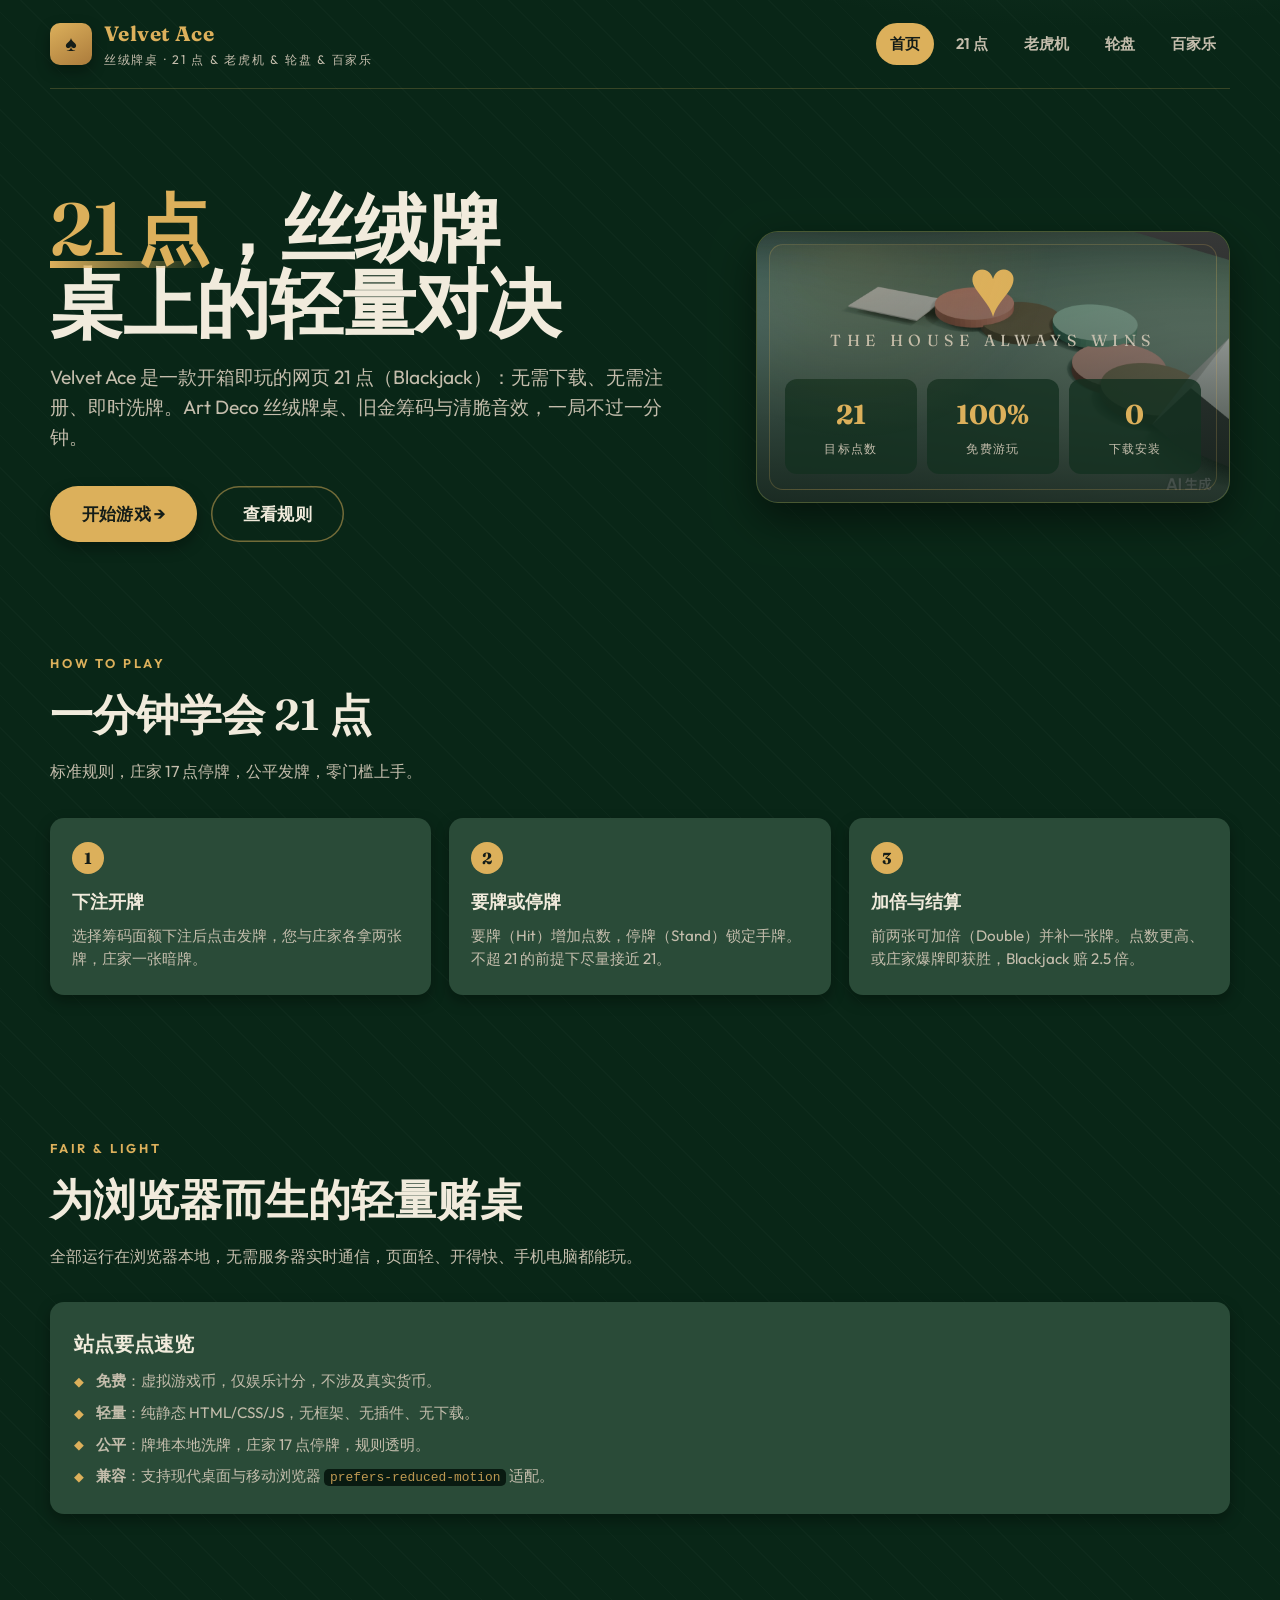
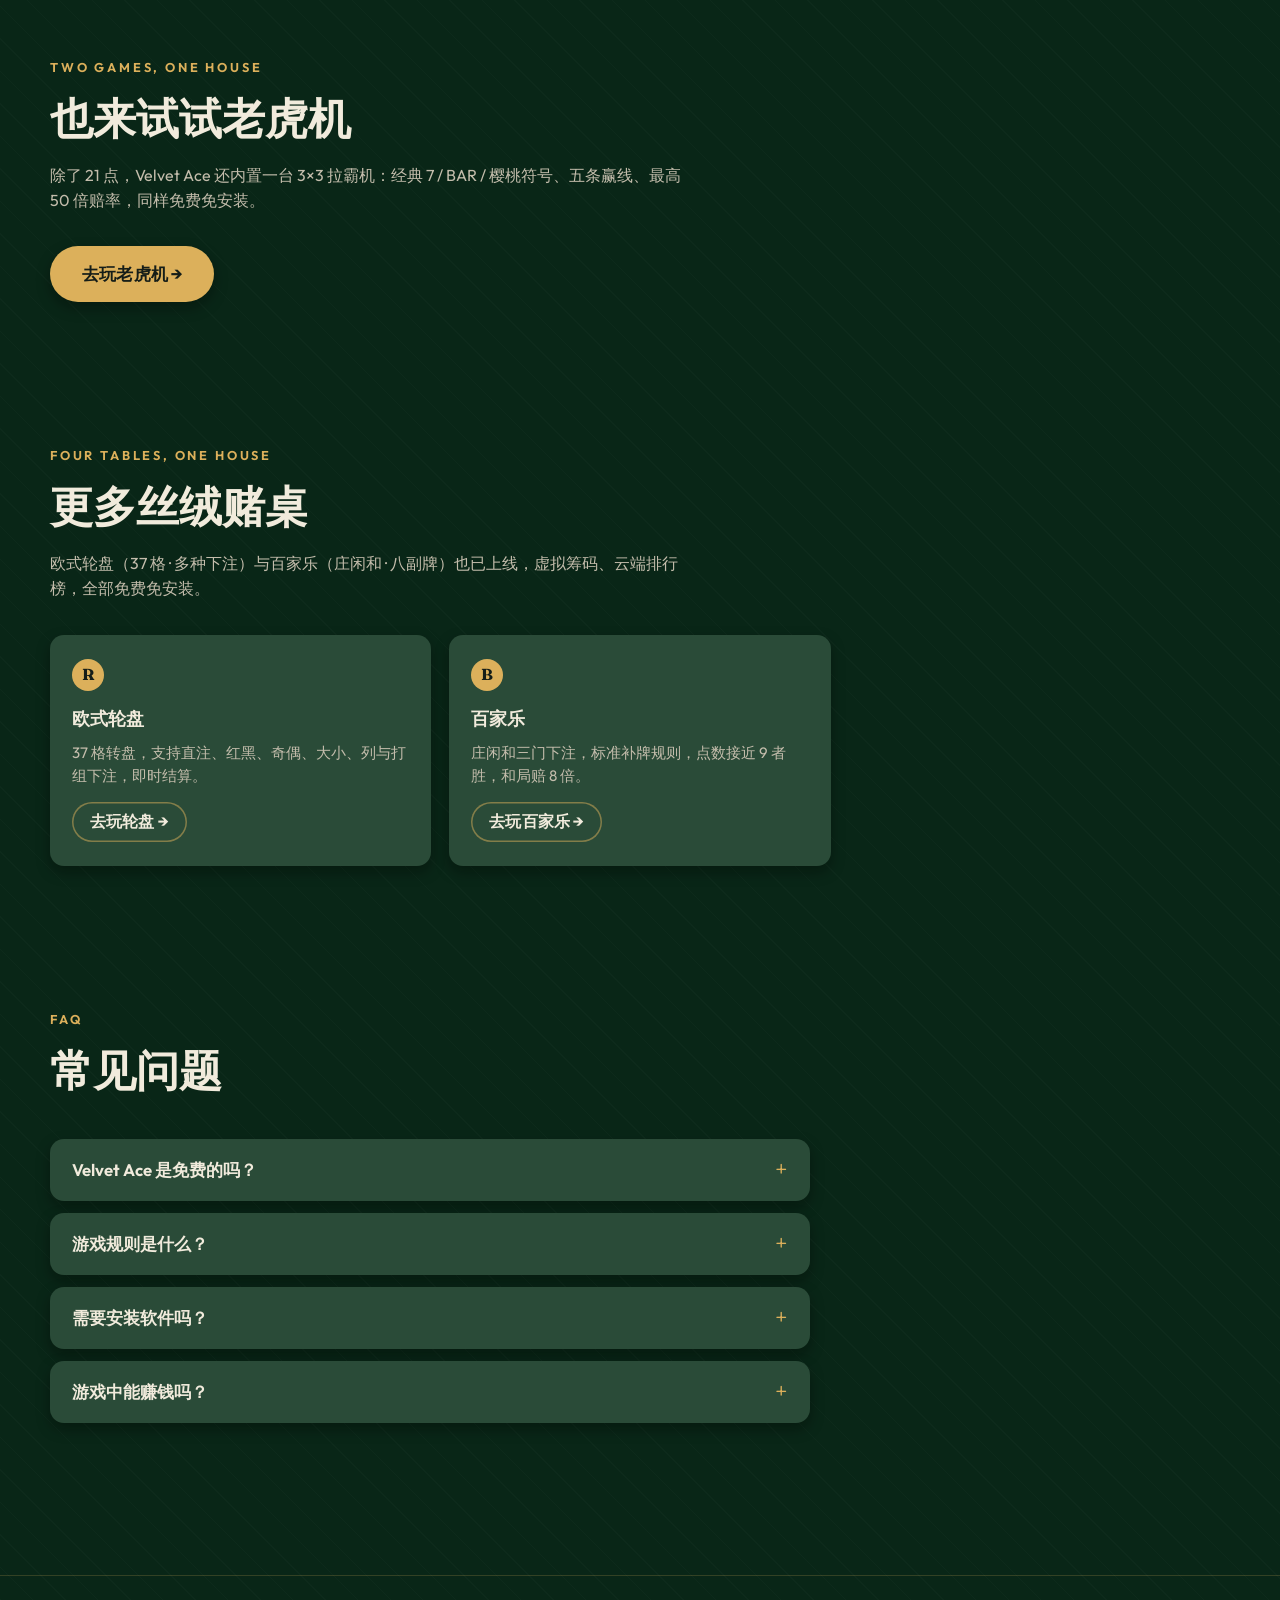
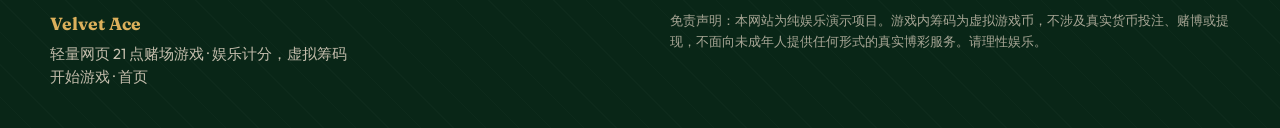
<file: index.html>
<!DOCTYPE html>
<html lang="zh-CN">
<head>
  <meta charset="UTF-8">
  <meta name="viewport" content="width=device-width, initial-scale=1.0">
  <title>Velvet Ace 扑克牌 21 点 — 轻量网页赌场游戏 | 在线 21 点 Blackjack 免费玩</title>
  <meta name="description" content="Velvet Ace 是一款轻量级网页 21 点（Blackjack）赌场游戏：免费在线开局、无需下载、即时洗牌，支持加倍下注与丝绒 Art Deco 牌桌体验。浏览器直接玩，站点规则清晰，公平发牌。">
  <meta name="keywords" content="21点,Blackjack,在线21点,网页游戏,免费赌场游戏,纸牌游戏,casino game,browser blackjack,velvet ace">
  <meta name="robots" content="index, follow, max-image-preview:large">
  <link rel="canonical" href="https://velvetace.example/">
  <meta name="theme-color" content="#20372b">

  <!-- Open Graph -->
  <meta property="og:type" content="website">
  <meta property="og:site_name" content="Velvet Ace">
  <meta property="og:title" content="Velvet Ace — 丝绒牌桌上的 21 点 Blackjack">
  <meta property="og:description" content="免费在线 21 点赌场游戏：无需下载、即时开局、加倍下注、公平发牌。Art Deco 丝绒牌桌，浏览器直接玩。">
  <meta property="og:url" content="https://velvetace.example/">
  <meta property="og:image" content="https://velvetace.example/assets/img/hero-cover.png">
  <meta property="og:image:width" content="1400">
  <meta property="og:image:height" content="800">
  <meta property="og:locale" content="zh_CN">

  <!-- Twitter -->
  <meta name="twitter:card" content="summary_large_image">
  <meta name="twitter:title" content="Velvet Ace — 轻量网页 21 点赌场游戏">
  <meta name="twitter:description" content="免费在线 21 点，无需下载，丝绒 Art Deco 牌桌，浏览器直接玩。">
  <meta name="twitter:image" content="https://velvetace.example/assets/img/og-cover.png">

  <link rel="icon" href="assets/img/icon-512.png" type="image/png">
  <link rel="apple-touch-icon" href="assets/img/icon-512.png">
  <link rel="manifest" href="manifest.webmanifest">
  <link rel="sitemap" href="sitemap.xml">

  <!-- Fonts -->
  <link rel="preconnect" href="https://fonts.googleapis.com">
  <link rel="preconnect" href="https://fonts.gstatic.com" crossorigin>
  <link rel="stylesheet" href="https://fonts.googleapis.com/css2?family=Fraunces:opsz,wght@9..144,500;9..144,600;9..144,700&family=Outfit:wght@400;500;600;700&display=swap">

  <link rel="stylesheet" href="assets/css/style.css">

  <!-- Structured data: VideoGame + WebSite + FAQPage -->
  <script type="application/ld+json">
  {
    "@context": "https://schema.org",
    "@type": "VideoGame",
    "name": "Velvet Ace — 21点 Blackjack",
    "alternateName": "Velvet Ace Blackjack",
    "url": "https://velvetace.example/",
    "description": "轻量级网页 21 点（Blackjack）赌场游戏：免费在线开局、无需下载、公平发牌、支持加倍下注。Art Deco 丝绒牌桌风格，浏览器直接游玩。",
    "applicationCategory": "GameApplication",
    "operatingSystem": "Any",
    "browserRequirements": "Requires JavaScript",
    "genre": "card game casino",
    "playMode": "SinglePlayer",
    "inLanguage": "zh-CN",
    "offers": { "@type": "Offer", "price": "0", "priceCurrency": "CNY", "availability": "https://schema.org/InStock" },
    "publisher": {
      "@type": "Organization",
      "name": "Velvet Ace",
      "url": "https://velvetace.example/",
      "logo": { "@type": "ImageObject", "url": "https://velvetace.example/assets/img/icon-512.png" }
    }
  }
  </script>
  <script type="application/ld+json">
  {
    "@context": "https://schema.org",
    "@type": "WebSite",
    "name": "Velvet Ace",
    "alternateName": "Velvet Ace Casino Web Game",
    "url": "https://velvetace.example/",
    "inLanguage": "zh-CN",
    "publisher": { "@type": "Organization", "name": "Velvet Ace", "url": "https://velvetace.example/" },
    "potentialAction": {
      "@type": "SearchAction",
      "target": "https://velvetace.example/?q={search_term_string}",
      "query-input": "required name=search_term_string"
    }
  }
  </script>
  <script type="application/ld+json">
  {
    "@context": "https://schema.org",
    "@type": "FAQPage",
    "mainEntity": [
      {
        "@type": "Question",
        "name": "Velvet Ace 是免费的吗？",
        "acceptedAnswer": { "@type": "Answer", "text": "是的。Velvet Ace 完全免费，无需下载、无需注册即可在浏览器中游玩 21 点，局内筹码为虚拟游戏币。" }
      },
      {
        "@type": "Question",
        "name": "游戏规则是什么？",
        "acceptedAnswer": { "@type": "Answer", "text": "标准 21 点规则：目标手牌点数最接近且不超过 21。可要牌（Hit）、停牌（Stand）、加倍（Double）。庄家 17 点停牌，首轮两张开局。" }
      },
      {
        "@type": "Question",
        "name": "需要安装软件吗？",
        "acceptedAnswer": { "@type": "Answer", "text": "不需要。本游戏是纯 HTML/CSS/JavaScript 的轻量网页应用，打开浏览器即可直接游玩，适配手机与电脑。" }
      },
      {
        "@type": "Question",
        "name": "游戏中能赚钱吗？",
        "acceptedAnswer": { "@type": "Answer", "text": "不能。游戏内筹码为虚拟游戏币，不涉及任何真实货币投注或提现，仅作为娱乐计分。" }
      }
    ]
  }
  </script>
</head>
<body>
  <header class="site wrap">
    <a class="brand" href="index.html" aria-label="Velvet Ace 首页">
      <span class="mark">♠</span>
      <span><strong>Velvet Ace</strong><small>丝绒牌桌 · 21 点 &amp; 老虎机 &amp; 轮盘 &amp; 百家乐</small></span>
    </a>
    <nav class="site" aria-label="主导航">
      <a href="index.html" aria-current="page">首页</a>
      <a href="game.html">21 点</a>
      <a href="slot.html">老虎机</a>
      <a href="roulette.html">轮盘</a>
      <a href="baccarat.html">百家乐</a>
    </nav>
  </header>

  <main>
    <section class="hero wrap">
      <div class="hero-copy reveal">
        <h1><span class="rule">21 点</span>，丝绒牌桌上的轻量对决</h1>
        <p class="lede">Velvet Ace 是一款开箱即玩的网页 21 点（Blackjack）：无需下载、无需注册、即时洗牌。Art Deco 丝绒牌桌、旧金筹码与清脆音效，一局不过一分钟。</p>
        <div class="cta-row">
          <a class="btn btn-primary btn-lg" href="game.html">开始游戏 →</a>
          <a class="btn btn-ghost btn-lg" href="#rules">查看规则</a>
        </div>
      </div>
      <div class="hero-panel reveal">
        <img class="hero-visual" src="assets/img/hero-cover.png" alt="Velvet Ace 3D 丝绒牌桌：金红翡翠筹码、骰子与 A 牌" width="1400" height="800">
        <div class="hero-overlay">
          <div class="deco-ace">
            <span class="suit">♥</span>
            <span class="word">The House Always Wins</span>
          </div>
          <div class="stat-line">
            <div class="stat"><b>21</b><span>目标点数</span></div>
            <div class="stat"><b>100%</b><span>免费游玩</span></div>
            <div class="stat"><b>0</b><span>下载安装</span></div>
          </div>
        </div>
      </div>
    </section>

    <section id="rules" class="block">
      <div class="wrap">
        <div class="section-head reveal">
          <div class="kicker">How to play</div>
          <h2>一分钟学会 21 点</h2>
          <p>标准规则，庄家 17 点停牌，公平发牌，零门槛上手。</p>
        </div>
        <div class="rules-grid">
          <article class="rule-card reveal">
            <div class="num">1</div>
            <h3>下注开牌</h3>
            <p>选择筹码面额下注后点击发牌，您与庄家各拿两张牌，庄家一张暗牌。</p>
          </article>
          <article class="rule-card reveal">
            <div class="num">2</div>
            <h3>要牌或停牌</h3>
            <p>要牌（Hit）增加点数，停牌（Stand）锁定手牌。不超 21 的前提下尽量接近 21。</p>
          </article>
          <article class="rule-card reveal">
            <div class="num">3</div>
            <h3>加倍与结算</h3>
            <p>前两张可加倍（Double）并补一张牌。点数更高、或庄家爆牌即获胜，Blackjack 赔 2.5 倍。</p>
          </article>
        </div>
      </div>
    </section>

    <section class="block">
      <div class="wrap">
        <div class="section-head reveal">
          <div class="kicker">Fair &amp; light</div>
          <h2>为浏览器而生的轻量赌桌</h2>
          <p>全部运行在浏览器本地，无需服务器实时通信，页面轻、开得快、手机电脑都能玩。</p>
        </div>
        <div class="geo-strip reveal">
          <h3>站点要点速览</h3>
          <ul>
            <li><b>免费</b>：虚拟游戏币，仅娱乐计分，不涉及真实货币。</li>
            <li><b>轻量</b>：纯静态 HTML/CSS/JS，无框架、无插件、无下载。</li>
            <li><b>公平</b>：牌堆本地洗牌，庄家 17 点停牌，规则透明。</li>
            <li><b>兼容</b>：支持现代桌面与移动浏览器 <code>prefers-reduced-motion</code> 适配。</li>
          </ul>
        </div>
      </div>
    </section>

    <section class="block">
      <div class="wrap">
        <div class="section-head reveal">
          <div class="kicker">Two games, one house</div>
          <h2>也来试试老虎机</h2>
          <p>除了 21 点，Velvet Ace 还内置一台 3×3 拉霸机：经典 7 / BAR / 樱桃符号、五条赢线、最高 50 倍赔率，同样免费免安装。</p>
        </div>
        <div class="cta-row reveal" style="margin-top:6px">
          <a class="btn btn-primary btn-lg" href="slot.html">去玩老虎机 →</a>
        </div>
      </div>
    </section>

    <section class="block">
      <div class="wrap">
        <div class="section-head reveal">
          <div class="kicker">Four tables, one house</div>
          <h2>更多丝绒赌桌</h2>
          <p>欧式轮盘（37 格 · 多种下注）与百家乐（庄闲和 · 八副牌）也已上线，虚拟筹码、云端排行榜，全部免费免安装。</p>
        </div>
        <div class="rules-grid reveal" style="margin-top:0">
          <article class="rule-card">
            <div class="num">R</div>
            <h3>欧式轮盘</h3>
            <p>37 格转盘，支持直注、红黑、奇偶、大小、列与打组下注，即时结算。</p>
            <p style="margin-top:14px"><a class="btn btn-ghost" href="roulette.html" style="min-height:40px;padding:0 18px">去玩轮盘 →</a></p>
          </article>
          <article class="rule-card">
            <div class="num">B</div>
            <h3>百家乐</h3>
            <p>庄闲和三门下注，标准补牌规则，点数接近 9 者胜，和局赔 8 倍。</p>
            <p style="margin-top:14px"><a class="btn btn-ghost" href="baccarat.html" style="min-height:40px;padding:0 18px">去玩百家乐 →</a></p>
          </article>
        </div>
      </div>
    </section>

    <section class="block">
      <div class="wrap">
        <div class="section-head reveal">
          <div class="kicker">FAQ</div>
          <h2>常见问题</h2>
        </div>
        <div class="faq-list reveal">
          <details class="faq"><summary>Velvet Ace 是免费的吗？</summary><p>完全免费。无需下载、无需注册，浏览器直接游玩，局内筹码为虚拟游戏币。</p></details>
          <details class="faq"><summary>游戏规则是什么？</summary><p>标准 21 点规则：目标点数最接近且不超过 21。可要牌、停牌、加倍。庄家 17 点停牌。</p></details>
          <details class="faq"><summary>需要安装软件吗？</summary><p>不需要。这是纯网页应用，打开浏览器即可游玩，手机与电脑均适配。</p></details>
          <details class="faq"><summary>游戏中能赚钱吗？</summary><p>不能。游戏内筹码为虚拟游戏币，不涉及真实货币投注或提现，仅作娱乐计分。</p></details>
        </div>
      </div>
    </section>
  </main>

  <footer class="site">
    <div class="wrap cols">
      <div>
        <strong style="font-family:var(--font-display);color:var(--gilt);font-size:1.1rem">Velvet Ace</strong>
        <p style="margin-top:6px">轻量网页 21 点赌场游戏 · 娱乐计分，虚拟筹码<br>
        <a href="game.html">开始游戏</a> · <a href="index.html">首页</a></p>
      </div>
      <p class="legal">免责声明：本网站为纯娱乐演示项目。游戏内筹码为虚拟游戏币，不涉及真实货币投注、赌博或提现，不面向未成年人提供任何形式的真实博彩服务。请理性娱乐。</p>
    </div>
  </footer>

  <script src="assets/js/main.js"></script>
</body>
</html>
</file>
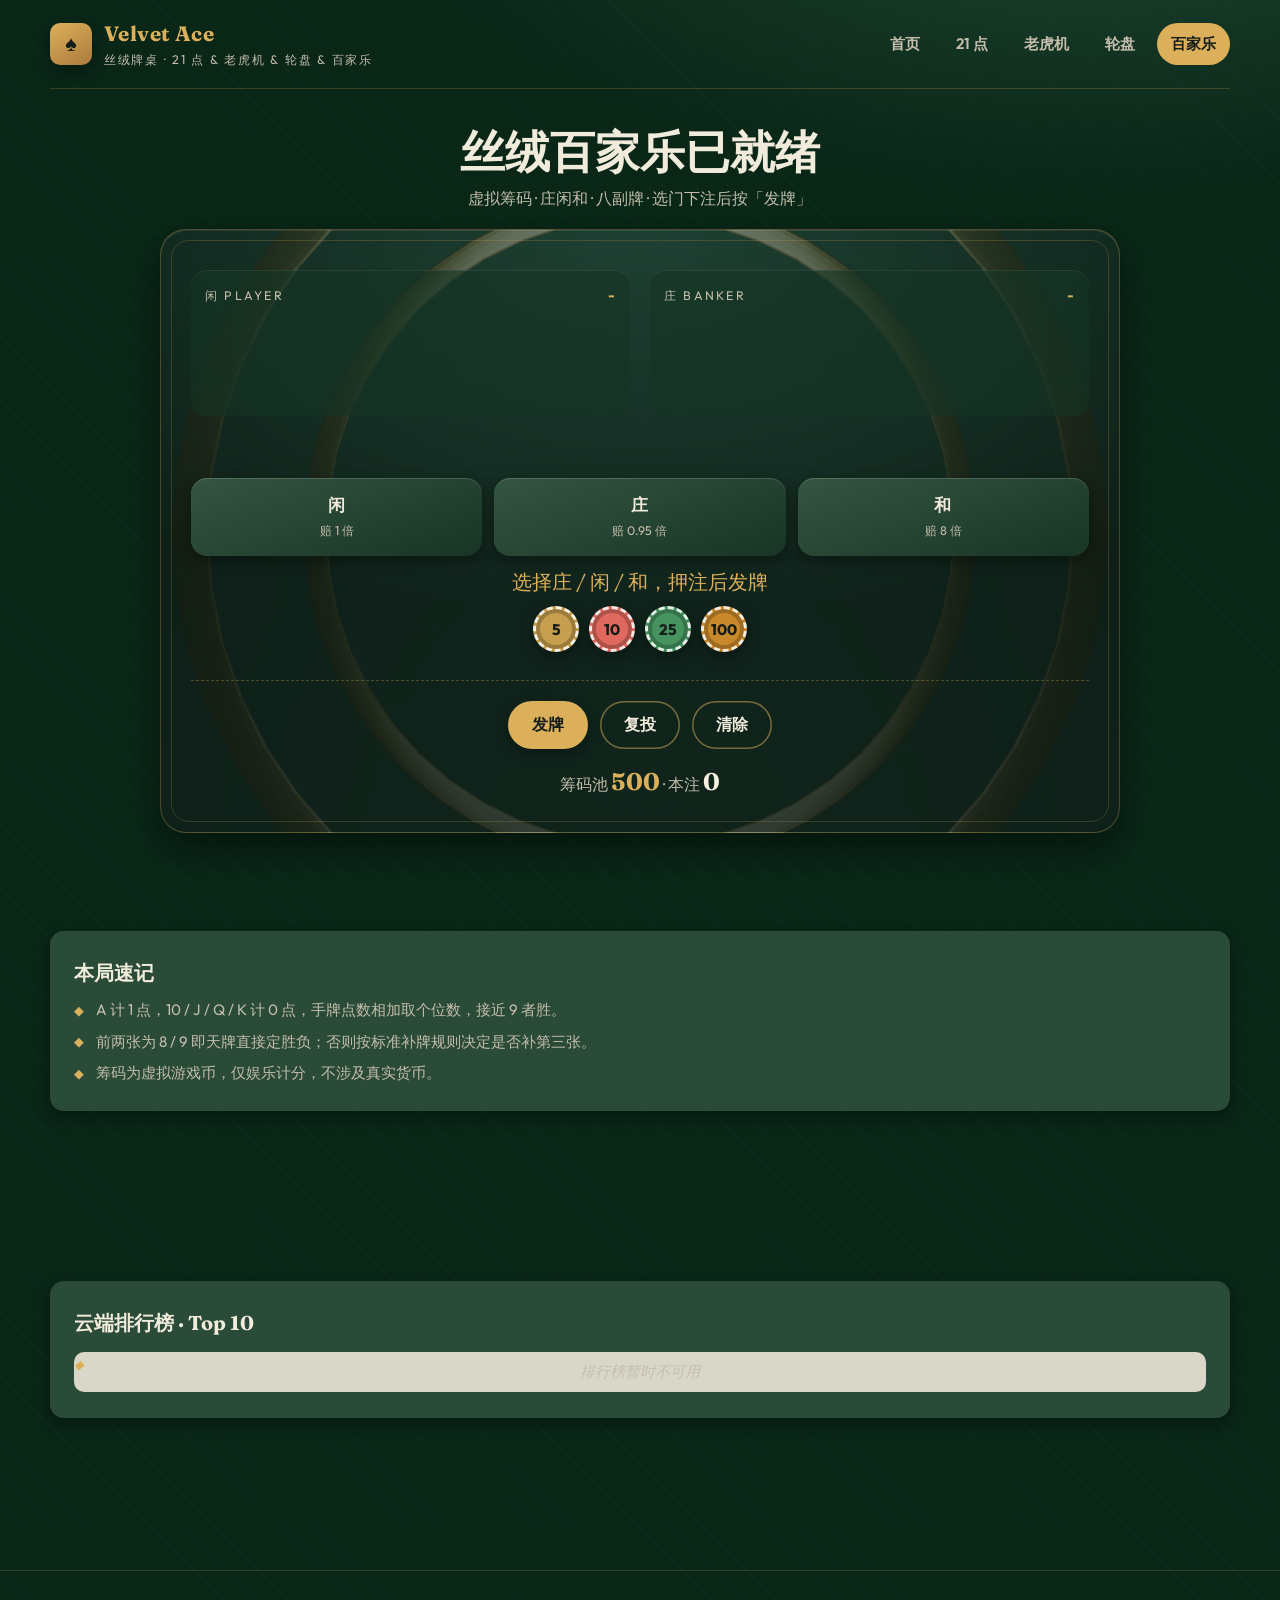
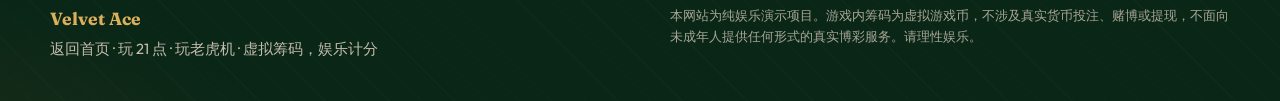
<file: baccarat.html>
<!DOCTYPE html>
<html lang="zh-CN">
<head>
  <meta charset="UTF-8">
  <meta name="viewport" content="width=device-width, initial-scale=1.0">
  <title>百家乐 Baccarat — Velvet Ace 庄闲和 | 在线免费玩百家乐</title>
  <meta name="description" content="Velvet Ace 百家乐（Baccarat）：免费在线 Punto Banco，支持庄 / 闲 / 和三门下注，八副牌简化补牌规则，虚拟筹码娱乐计分。无需下载、无需注册，浏览器直接玩。">
  <meta name="keywords" content="百家乐,baccarat,庄闲和,punto banco,在线百家乐,免费百家乐,网页百家乐,赌场游戏,casino baccarat,browser baccarat,velvet ace">
  <meta name="robots" content="index, follow, max-image-preview:large">
  <link rel="canonical" href="https://velvetace.example/baccarat.html">
  <meta name="theme-color" content="#20372b">

  <!-- Open Graph -->
  <meta property="og:type" content="website">
  <meta property="og:site_name" content="Velvet Ace">
  <meta property="og:title" content="Velvet Ace 百家乐 — 免费在线 Punto Banco">
  <meta property="og:description" content="免费在线百家乐：庄闲和三门下注、标准补牌规则、即时开牌。虚拟筹码娱乐计分，浏览器直接玩。">
  <meta property="og:url" content="https://velvetace.example/baccarat.html">
  <meta property="og:image" content="https://velvetace.example/assets/img/hero-cover.png">
  <meta property="og:image:width" content="1400">
  <meta property="og:image:height" content="800">
  <meta property="og:locale" content="zh_CN">

  <!-- Twitter -->
  <meta name="twitter:card" content="summary_large_image">
  <meta name="twitter:title" content="Velvet Ace 百家乐 — 免费在线 Punto Banco">
  <meta name="twitter:description" content="免费在线百家乐，庄闲和三门下注，虚拟筹码，浏览器直接玩。">
  <meta name="twitter:image" content="https://velvetace.example/assets/img/hero-cover.png">

  <link rel="icon" href="assets/img/icon-512.png" type="image/png">
  <link rel="apple-touch-icon" href="assets/img/icon-512.png">
  <link rel="manifest" href="manifest.webmanifest">
  <link rel="sitemap" href="sitemap.xml">

  <!-- Fonts -->
  <link rel="preconnect" href="https://fonts.googleapis.com">
  <link rel="preconnect" href="https://fonts.gstatic.com" crossorigin>
  <link rel="stylesheet" href="https://fonts.googleapis.com/css2?family=Fraunces:opsz,wght@9..144,500;9..144,600;9..144,700&family=Outfit:wght@400;500;600;700&display=swap">

  <link rel="stylesheet" href="assets/css/style.css">

  <!-- Structured data: VideoGame + FAQPage -->
  <script type="application/ld+json">
  {
    "@context": "https://schema.org",
    "@type": "VideoGame",
    "name": "Velvet Ace 百家乐 Baccarat",
    "alternateName": "Velvet Ace Baccarat",
    "url": "https://velvetace.example/baccarat.html",
    "description": "免费在线百家乐（Punto Banco）：庄 / 闲 / 和三门下注，八副牌简化补牌规则，点数接近 9 者胜，和局赔 8 倍，虚拟筹码娱乐计分，无需下载、无需注册，浏览器直接游玩。",
    "applicationCategory": "GameApplication",
    "operatingSystem": "Any",
    "browserRequirements": "Requires JavaScript",
    "genre": "card game casino",
    "playMode": "SinglePlayer",
    "inLanguage": "zh-CN",
    "offers": { "@type": "Offer", "price": "0", "priceCurrency": "CNY", "availability": "https://schema.org/InStock" },
    "image": "https://velvetace.example/assets/img/hero-cover.png",
    "publisher": {
      "@type": "Organization",
      "name": "Velvet Ace",
      "url": "https://velvetace.example/",
      "logo": { "@type": "ImageObject", "url": "https://velvetace.example/assets/img/icon-512.png" }
    }
  }
  </script>
  <script type="application/ld+json">
  {
    "@context": "https://schema.org",
    "@type": "FAQPage",
    "mainEntity": [
      {
        "@type": "Question",
        "name": "百家乐怎么玩？",
        "acceptedAnswer": { "@type": "Answer", "text": "在庄、闲、和三个下注区任选押注（可同时押多门），按「发牌」后庄闲各发两张牌，按百家乐规则视点数补第三张，点数更接近 9 的一方获胜。" }
      },
      {
        "@type": "Question",
        "name": "点数怎么算？",
        "acceptedAnswer": { "@type": "Answer", "text": "A 计 1 点，10 / J / Q / K 计 0 点，其余按牌面点数。每方手牌点数相加后取个位数，越接近 9 越优；任一方前两张为 8 或 9 即「天牌」直接定胜负。" }
      },
      {
        "@type": "Question",
        "name": "各门下注赔率是多少？",
        "acceptedAnswer": { "@type": "Answer", "text": "闲赢赔 1 倍，庄赢赔 0.95 倍（5% 庄家佣金已含在赔率内），和局赔 8 倍。" }
      },
      {
        "@type": "Question",
        "name": "百家乐需要付费吗？",
        "acceptedAnswer": { "@type": "Answer", "text": "完全免费。游戏内筹码为虚拟游戏币，仅娱乐计分，不涉及真实货币投注、提现或赌博。" }
      }
    ]
  }
  </script>
</head>
<body>
  <header class="site wrap">
    <a class="brand" href="index.html" aria-label="Velvet Ace 首页">
      <span class="mark">♠</span>
      <span><strong>Velvet Ace</strong><small>丝绒牌桌 · 21 点 &amp; 老虎机 &amp; 轮盘 &amp; 百家乐</small></span>
    </a>
    <nav class="site" aria-label="主导航">
      <a href="index.html">首页</a>
      <a href="game.html">21 点</a>
      <a href="slot.html">老虎机</a>
      <a href="roulette.html">轮盘</a>
      <a href="baccarat.html" aria-current="page">百家乐</a>
    </nav>
  </header>

  <main>
    <section class="game-hero wrap">
      <h1>丝绒百家乐已就绪</h1>
      <p style="color:var(--muted)">虚拟筹码 · 庄闲和 · 八副牌 · 选门下注后按「发牌」</p>
    </section>

    <section class="table baccarat-table wrap" aria-label="百家乐游戏">
      <div class="bc-stage">
        <div class="bc-hands">
          <div class="bc-hand">
            <div class="bc-hand-label">闲 Player <b id="baccarat-player-total">-</b></div>
            <div class="bc-cards" id="baccarat-player-hand" aria-label="闲家手牌"></div>
          </div>
          <div class="bc-hand">
            <div class="bc-hand-label">庄 Banker <b id="baccarat-banker-total">-</b></div>
            <div class="bc-cards" id="baccarat-banker-hand" aria-label="庄家手牌"></div>
          </div>
        </div>

        <p class="bc-result" id="baccarat-result" aria-live="polite"></p>

        <div class="bc-zones" role="group" aria-label="下注区域">
          <button class="bet-zone" data-betzone="player">
            <span class="zone-name">闲</span>
            <span class="zone-pay">赔 1 倍</span>
            <span class="bet-badge">0</span>
          </button>
          <button class="bet-zone" data-betzone="banker">
            <span class="zone-name">庄</span>
            <span class="zone-pay">赔 0.95 倍</span>
            <span class="bet-badge">0</span>
          </button>
          <button class="bet-zone" data-betzone="tie">
            <span class="zone-name">和</span>
            <span class="zone-pay">赔 8 倍</span>
            <span class="bet-badge">0</span>
          </button>
        </div>

        <p class="msg" id="baccarat-msg" aria-live="polite">选择庄 / 闲 / 和，押注后发牌</p>

        <div class="chips" role="group" aria-label="选择筹码面额">
          <button class="chip" data-value="5" style="--chip-bg:oklch(0.72 0.11 82)" aria-label="下注 5">5</button>
          <button class="chip" data-value="10" style="--chip-bg:oklch(0.66 0.15 27)" aria-label="下注 10">10</button>
          <button class="chip" data-value="25" style="--chip-bg:oklch(0.60 0.11 152)" aria-label="下注 25">25</button>
          <button class="chip" data-value="100" style="--chip-bg:oklch(0.68 0.13 72)" aria-label="下注 100">100</button>
        </div>

        <div class="controls">
          <button class="btn btn-primary" id="btn-baccarat-deal">发牌</button>
          <button class="btn btn-ghost" id="btn-baccarat-rebet">复投</button>
          <button class="btn btn-ghost" id="btn-baccarat-clear">清除</button>
        </div>

        <div class="bank">筹码池 <b id="baccarat-bank">500</b> · 本注 <b style="color:var(--card-cream)" id="baccarat-bet">0</b></div>
      </div>
    </section>

    <section class="block">
      <div class="wrap">
        <div class="geo-strip reveal">
          <h3>本局速记</h3>
          <ul>
            <li>A 计 1 点，10 / J / Q / K 计 0 点，手牌点数相加取个位数，接近 9 者胜。</li>
            <li>前两张为 8 / 9 即天牌直接定胜负；否则按标准补牌规则决定是否补第三张。</li>
            <li>筹码为虚拟游戏币，仅娱乐计分，不涉及真实货币。</li>
          </ul>
        </div>
      </div>
    </section>

    <section class="block">
      <div class="wrap">
        <div class="geo-strip reveal">
          <h3>云端排行榜 · Top 10</h3>
          <ol id="lb-baccarat" class="leaderboard"></ol>
        </div>
      </div>
    </section>
  </main>

  <footer class="site">
    <div class="wrap cols">
      <div>
        <strong style="font-family:var(--font-display);color:var(--gilt);font-size:1.1rem">Velvet Ace</strong>
        <p style="margin-top:6px"><a href="index.html">返回首页</a> · <a href="game.html">玩 21 点</a> · <a href="slot.html">玩老虎机</a> · 虚拟筹码，娱乐计分</p>
      </div>
      <p class="legal">本网站为纯娱乐演示项目。游戏内筹码为虚拟游戏币，不涉及真实货币投注、赌博或提现，不面向未成年人提供任何形式的真实博彩服务。请理性娱乐。</p>
    </div>
  </footer>

  <script src="assets/js/main.js"></script>
  <script src="assets/js/backend.js"></script>
  <script src="assets/js/baccarat.js"></script>
</body>
</html>
</file>
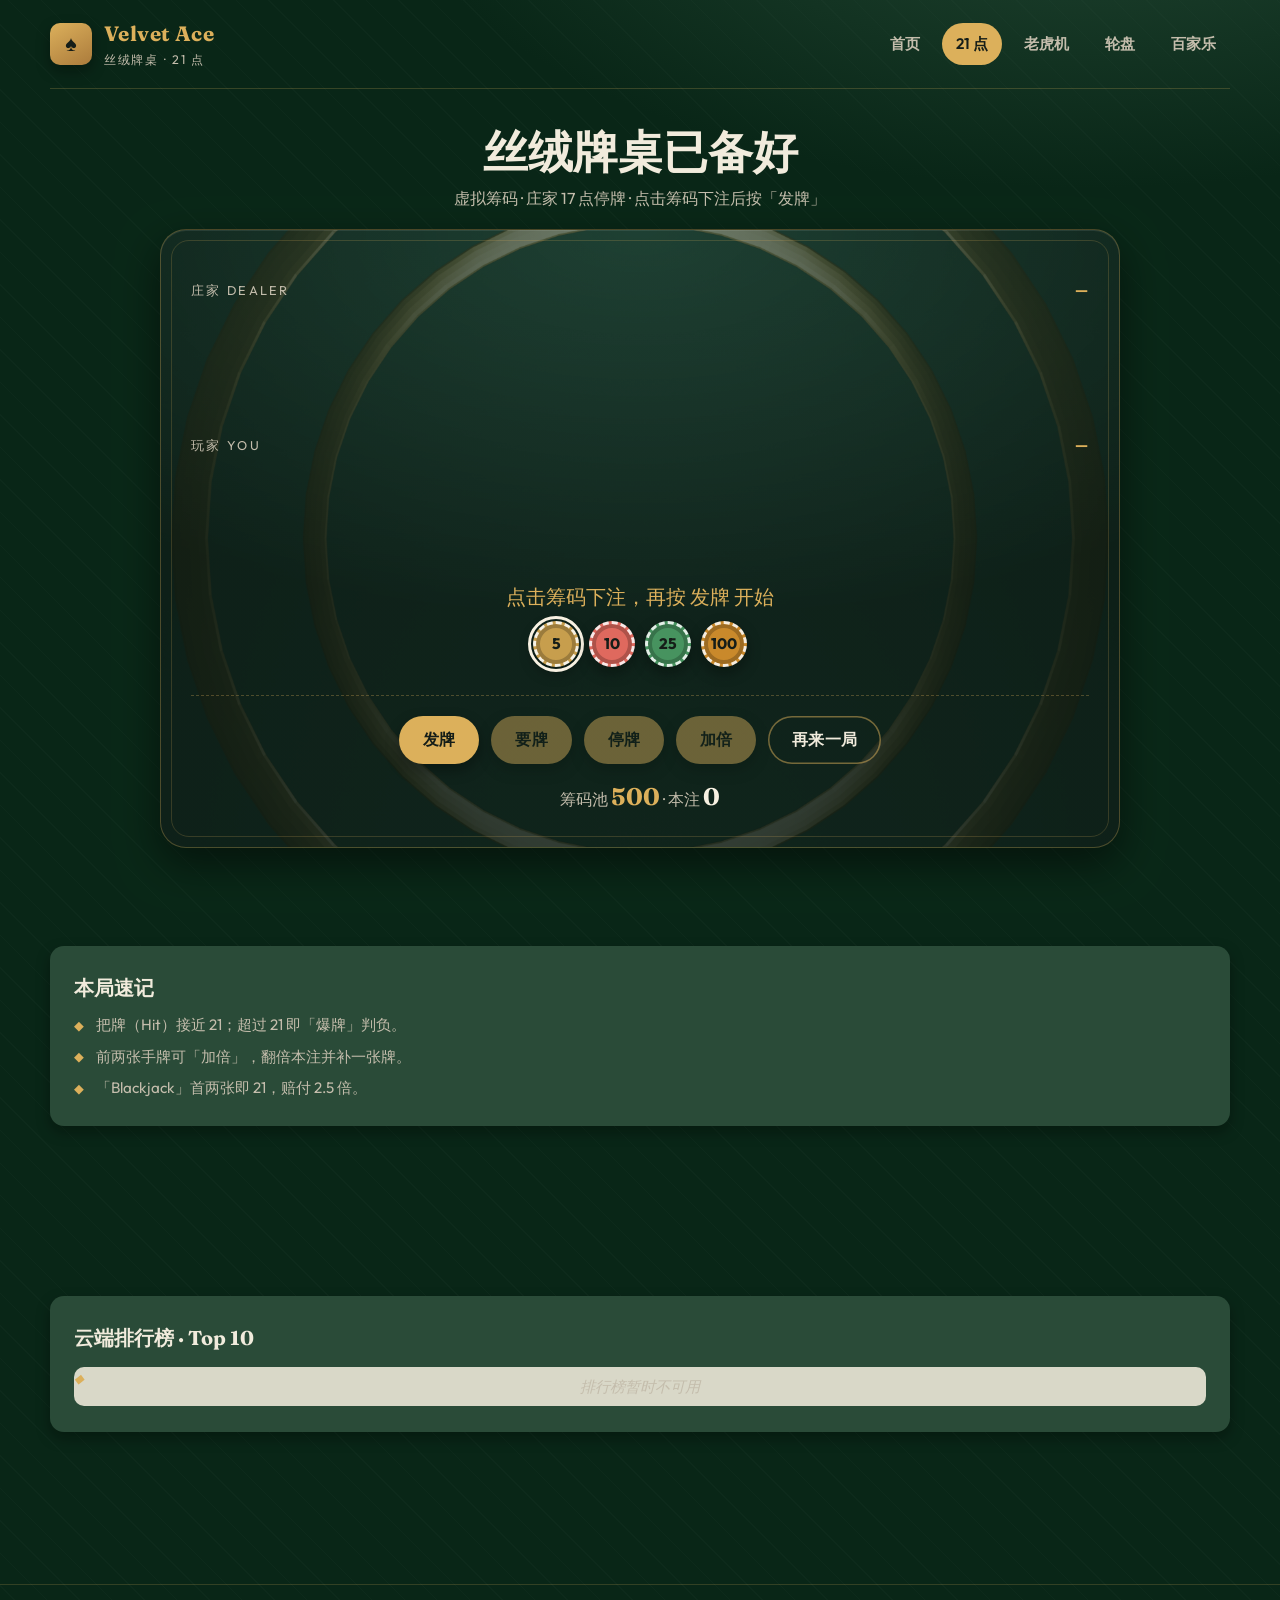
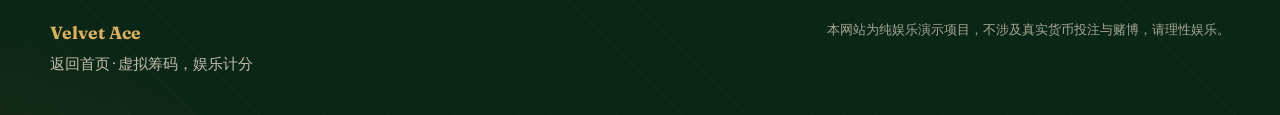
<file: game.html>
<!DOCTYPE html>
<html lang="zh-CN">
<head>
  <meta charset="UTF-8">
  <meta name="viewport" content="width=device-width, initial-scale=1.0">
  <title>开始游戏 — Velvet Ace 21 点 Blackjack | 在线扑克牌 21 点</title>
  <meta name="description" content="立即开始一局网页 21 点（Blackjack）：庄家 17 点停牌，支持要牌、停牌、加倍下注，Blackjack 2.5 倍赔付。免费、免安装，浏览器直接玩。">
  <meta name="robots" content="index, follow">
  <link rel="canonical" href="https://velvetace.example/game.html">

  <meta property="og:type" content="website">
  <meta property="og:site_name" content="Velvet Ace">
  <meta property="og:title" content="开始 21 点 — Velvet Ace Blackjack">
  <meta property="og:description" content="免费网页 21 点，即时发牌，支持加倍，Blackjack 2.5 倍赔付。无需下载。">
  <meta property="og:image" content="https://velvetace.example/assets/img/hero-cover.png">
  <meta property="og:image:width" content="1400">
  <meta property="og:image:height" content="800">

  <link rel="icon" href="assets/img/icon-512.png" type="image/png">
  <link rel="manifest" href="manifest.webmanifest">

  <link rel="preconnect" href="https://fonts.googleapis.com">
  <link rel="preconnect" href="https://fonts.gstatic.com" crossorigin>
  <link rel="stylesheet" href="https://fonts.googleapis.com/css2?family=Fraunces:opsz,wght@9..144,500;9..144,600;9..144,700&family=Outfit:wght@400;500;600;700&display=swap">

  <link rel="stylesheet" href="assets/css/style.css">

  <!-- Structured data: VideoGame (game page) -->
  <script type="application/ld+json">
  {
    "@context": "https://schema.org",
    "@type": "VideoGame",
    "name": "Velvet Ace 21 点 Blackjack",
    "alternateName": "Velvet Ace Blackjack",
    "url": "https://velvetace.example/game.html",
    "description": "免费网页 21 点 Blackjack：庄家 17 点停牌，支持要牌、停牌、加倍下注，Blackjack 2.5 倍赔付。虚拟筹码娱乐计分，无需下载、无需注册。",
    "applicationCategory": "GameApplication",
    "operatingSystem": "Any",
    "browserRequirements": "Requires JavaScript",
    "genre": "card game casino",
    "playMode": "SinglePlayer",
    "inLanguage": "zh-CN",
    "offers": { "@type": "Offer", "price": "0", "priceCurrency": "CNY", "availability": "https://schema.org/InStock" },
    "image": "https://velvetace.example/assets/img/hero-cover.png",
    "publisher": { "@type": "Organization", "name": "Velvet Ace", "url": "https://velvetace.example/" }
  }
  </script>
  <script type="application/ld+json">
  {
    "@context": "https://schema.org",
    "@type": "FAQPage",
    "mainEntity": [
      {
        "@type": "Question",
        "name": "21 点怎么玩？",
        "acceptedAnswer": { "@type": "Answer", "text": "目标手牌点数最接近且不超过 21。可要牌（Hit）、停牌（Stand）、加倍（Double）。超过 21 即爆牌判负，庄家 17 点停牌。" }
      },
      {
        "@type": "Question",
        "name": "Blackjack 赔率是多少？",
        "acceptedAnswer": { "@type": "Answer", "text": "首两张即 21 点为 Blackjack，赔付 2.5 倍；普通获胜赔付 2 倍；平局退回筹码。" }
      },
      {
        "@type": "Question",
        "name": "游戏需要付费吗？",
        "acceptedAnswer": { "@type": "Answer", "text": "完全免费。游戏内筹码为虚拟游戏币，仅娱乐计分，不涉及真实货币投注或提现。" }
      }
    ]
  }
  </script>
</head>
<body>
  <header class="site wrap">
    <a class="brand" href="index.html" aria-label="Velvet Ace 首页">
      <span class="mark">♠</span>
      <span><strong>Velvet Ace</strong><small>丝绒牌桌 · 21 点</small></span>
    </a>
    <nav class="site" aria-label="主导航">
      <a href="index.html">首页</a>
      <a href="game.html" aria-current="page">21 点</a>
      <a href="slot.html">老虎机</a>
      <a href="roulette.html">轮盘</a>
      <a href="baccarat.html">百家乐</a>
    </nav>
  </header>

  <main>
    <section class="game-hero wrap">
      <h1>丝绒牌桌已备好</h1>
      <p style="color:var(--muted)">虚拟筹码 · 庄家 17 点停牌 · 点击筹码下注后按「发牌」</p>
    </section>

    <section class="table wrap">
      <!-- Dealer -->
      <div class="hand" aria-label="庄家手牌">
        <div class="hand-label"><span>庄家 Dealer</span><b id="dealer-score">—</b></div>
        <div class="cards" id="dealer-cards"></div>
      </div>

      <!-- Player -->
      <div class="hand" aria-label="玩家手牌">
        <div class="hand-label"><span>玩家 You</span><b id="player-score">—</b></div>
        <div class="cards" id="player-cards"></div>
      </div>

      <p class="msg" id="msg" aria-live="polite">点击筹码下注，再按 发牌 开始</p>

      <!-- Chips -->
      <div class="chips" role="group" aria-label="选择筹码面额">
        <button class="chip" data-value="5" style="--chip-bg:oklch(0.72 0.11 82)" aria-label="下注 5">5</button>
        <button class="chip" data-value="10" style="--chip-bg:oklch(0.66 0.15 27)" aria-label="下注 10">10</button>
        <button class="chip" data-value="25" style="--chip-bg:oklch(0.60 0.11 152)" aria-label="下注 25">25</button>
        <button class="chip" data-value="100" style="--chip-bg:oklch(0.68 0.13 72)" aria-label="下注 100">100</button>
      </div>

      <!-- Actions -->
      <div class="controls">
        <button class="btn btn-primary" id="btn-deal">发牌</button>
        <button class="btn btn-primary" id="btn-hit" disabled>要牌</button>
        <button class="btn btn-primary" id="btn-stand" disabled>停牌</button>
        <button class="btn btn-primary" id="btn-double" disabled>加倍</button>
        <button class="btn btn-ghost" id="btn-rebet">再来一局</button>
      </div>

      <!-- Bank -->
      <div class="bank">筹码池 <b id="bank-value">500</b> · 本注 <b style="color:var(--card-cream)" id="bet-value">0</b></div>
    </section>

    <section class="block">
      <div class="wrap">
        <div class="geo-strip reveal">
          <h3>本局速记</h3>
          <ul>
            <li>把牌（Hit）接近 21；超过 21 即「爆牌」判负。</li>
            <li>前两张手牌可「加倍」，翻倍本注并补一张牌。</li>
            <li>「Blackjack」首两张即 21，赔付 2.5 倍。</li>
          </ul>
        </div>
      </div>
    </section>

    <section class="block">
      <div class="wrap">
        <div class="geo-strip reveal">
          <h3>云端排行榜 · Top 10</h3>
          <ol id="lb-blackjack" class="leaderboard"></ol>
        </div>
      </div>
    </section>
  </main>

  <footer class="site">
    <div class="wrap cols">
      <div>
        <strong style="font-family:var(--font-display);color:var(--gilt);font-size:1.1rem">Velvet Ace</strong>
        <p style="margin-top:6px"><a href="index.html">返回首页</a> · 虚拟筹码，娱乐计分</p>
      </div>
      <p class="legal">本网站为纯娱乐演示项目，不涉及真实货币投注与赌博，请理性娱乐。</p>
    </div>
  </footer>

  <script src="assets/js/main.js"></script>
  <script src="assets/js/backend.js"></script>
  <script src="assets/js/game.js"></script>
</body>
</html>
</file>
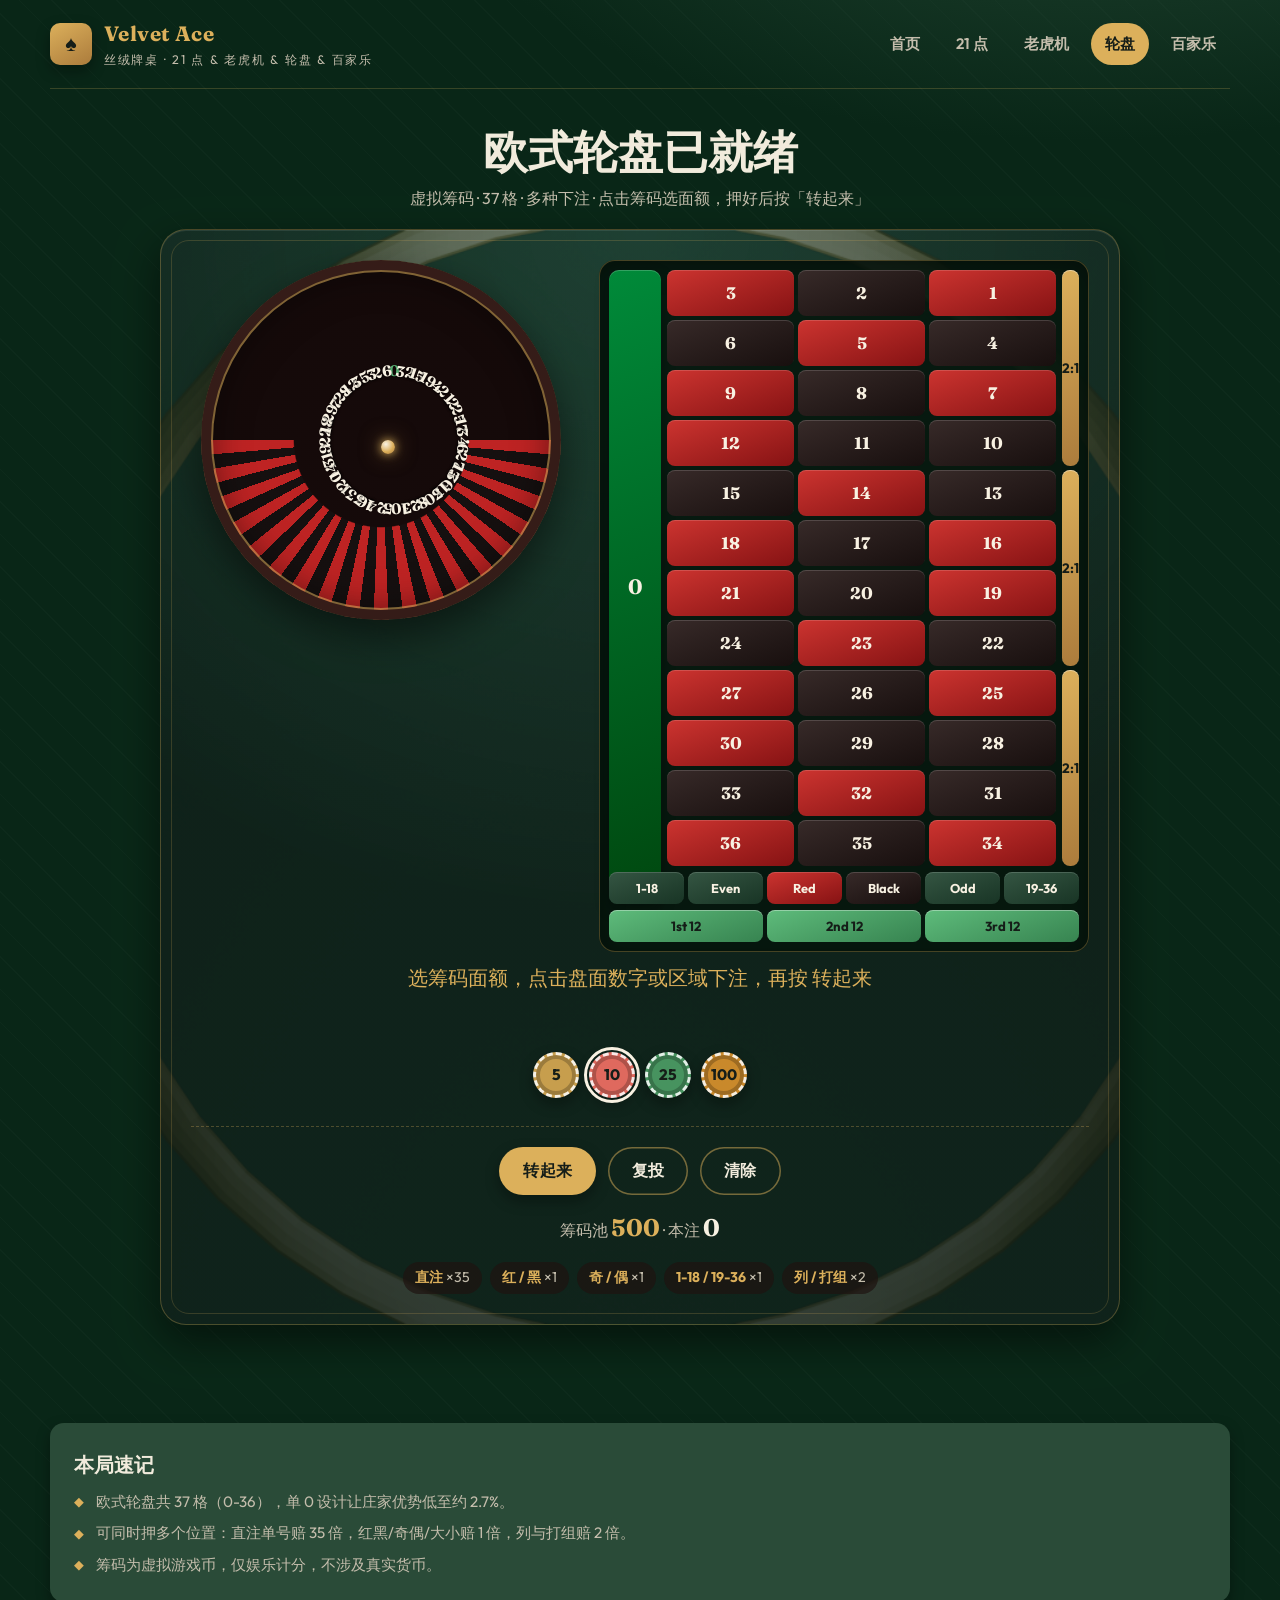
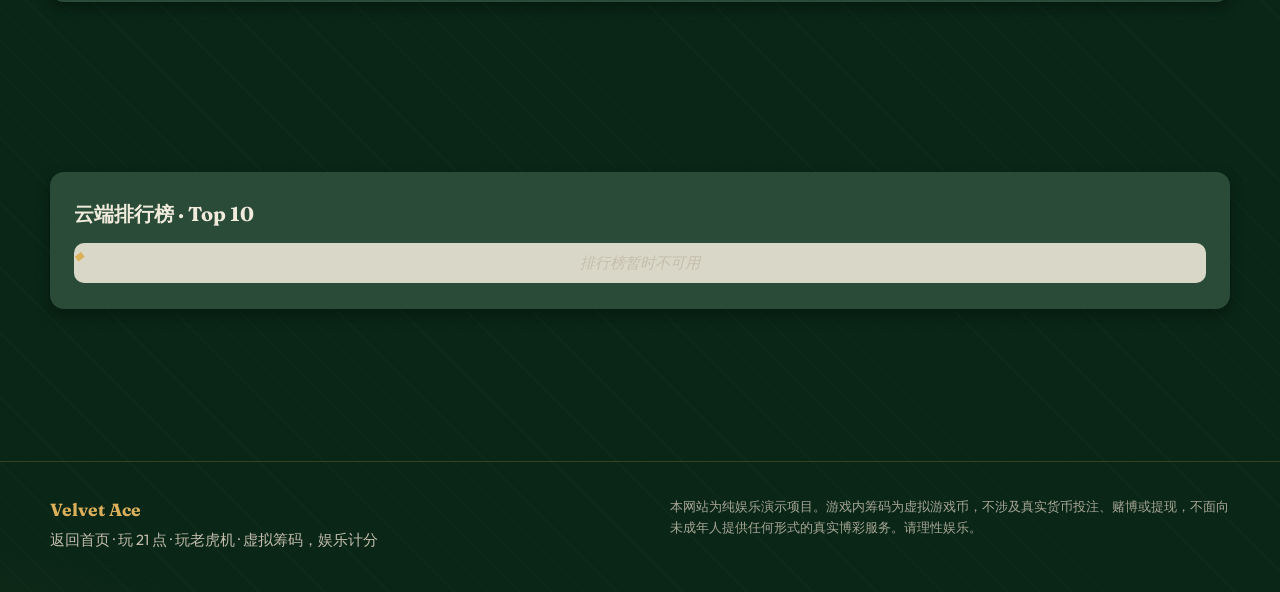
<file: roulette.html>
<!DOCTYPE html>
<html lang="zh-CN">
<head>
  <meta charset="UTF-8">
  <meta name="viewport" content="width=device-width, initial-scale=1.0">
  <title>轮盘 Roulette — Velvet Ace 欧式轮盘 | 在线免费玩轮盘赌</title>
  <meta name="description" content="Velvet Ace 欧式轮盘（Roulette）：免费在线 37 格轮盘，支持直注、红黑、奇偶、大小、列与打组下注，虚拟筹码娱乐计分。无需下载、无需注册，浏览器直接玩。">
  <meta name="keywords" content="轮盘,roulette,欧式轮盘,在线轮盘,免费轮盘,网页轮盘,赌场游戏,casino roulette,browser roulette,velvet ace">
  <meta name="robots" content="index, follow, max-image-preview:large">
  <link rel="canonical" href="https://velvetace.example/roulette.html">
  <meta name="theme-color" content="#20372b">

  <!-- Open Graph -->
  <meta property="og:type" content="website">
  <meta property="og:site_name" content="Velvet Ace">
  <meta property="og:title" content="Velvet Ace 轮盘 — 免费在线欧式轮盘">
  <meta property="og:description" content="免费在线欧式轮盘：37 格转盘、多种外围下注、即时结算。虚拟筹码娱乐计分，浏览器直接玩。">
  <meta property="og:url" content="https://velvetace.example/roulette.html">
  <meta property="og:image" content="https://velvetace.example/assets/img/hero-cover.png">
  <meta property="og:image:width" content="1400">
  <meta property="og:image:height" content="800">
  <meta property="og:locale" content="zh_CN">

  <!-- Twitter -->
  <meta name="twitter:card" content="summary_large_image">
  <meta name="twitter:title" content="Velvet Ace 轮盘 — 免费在线欧式轮盘">
  <meta name="twitter:description" content="免费在线欧式轮盘，多种下注方式，虚拟筹码，浏览器直接玩。">
  <meta name="twitter:image" content="https://velvetace.example/assets/img/hero-cover.png">

  <link rel="icon" href="assets/img/icon-512.png" type="image/png">
  <link rel="apple-touch-icon" href="assets/img/icon-512.png">
  <link rel="manifest" href="manifest.webmanifest">
  <link rel="sitemap" href="sitemap.xml">

  <!-- Fonts -->
  <link rel="preconnect" href="https://fonts.googleapis.com">
  <link rel="preconnect" href="https://fonts.gstatic.com" crossorigin>
  <link rel="stylesheet" href="https://fonts.googleapis.com/css2?family=Fraunces:opsz,wght@9..144,500;9..144,600;9..144,700&family=Outfit:wght@400;500;600;700&display=swap">

  <link rel="stylesheet" href="assets/css/style.css">

  <!-- Structured data: VideoGame + FAQPage -->
  <script type="application/ld+json">
  {
    "@context": "https://schema.org",
    "@type": "VideoGame",
    "name": "Velvet Ace 欧式轮盘 Roulette",
    "alternateName": "Velvet Ace Roulette",
    "url": "https://velvetace.example/roulette.html",
    "description": "免费在线欧式轮盘：37 格（0-36）转盘，支持直注、红/黑、奇/偶、低/高、列与打组下注，真实赔率即时结算，虚拟筹码娱乐计分，无需下载、无需注册，浏览器直接游玩。",
    "applicationCategory": "GameApplication",
    "operatingSystem": "Any",
    "browserRequirements": "Requires JavaScript",
    "genre": "casino table game",
    "playMode": "SinglePlayer",
    "inLanguage": "zh-CN",
    "offers": { "@type": "Offer", "price": "0", "priceCurrency": "CNY", "availability": "https://schema.org/InStock" },
    "image": "https://velvetace.example/assets/img/hero-cover.png",
    "publisher": {
      "@type": "Organization",
      "name": "Velvet Ace",
      "url": "https://velvetace.example/",
      "logo": { "@type": "ImageObject", "url": "https://velvetace.example/assets/img/icon-512.png" }
    }
  }
  </script>
  <script type="application/ld+json">
  {
    "@context": "https://schema.org",
    "@type": "FAQPage",
    "mainEntity": [
      {
        "@type": "Question",
        "name": "轮盘怎么玩？",
        "acceptedAnswer": { "@type": "Answer", "text": "先选筹码面额，再点击转盘下方的数字或外围区域下注，可同时押多个位置，最后按「转起来」。小球停下的数字决定输赢。" }
      },
      {
        "@type": "Question",
        "name": "各注型赔率是多少？",
        "acceptedAnswer": { "@type": "Answer", "text": "直注单个数字赔 35 倍；红/黑、奇/偶、1-18/19-36 各赔 1 倍；列与打组各赔 2 倍。欧式轮盘仅有单个 0，庄家优势低。" }
      },
      {
        "@type": "Question",
        "name": "轮盘需要付费吗？",
        "acceptedAnswer": { "@type": "Answer", "text": "完全免费。游戏内筹码为虚拟游戏币，仅娱乐计分，不涉及真实货币投注、提现或赌博。" }
      },
      {
        "@type": "Question",
        "name": "能在手机上玩吗？",
        "acceptedAnswer": { "@type": "Answer", "text": "可以。本游戏为纯 HTML/CSS/JavaScript 的轻量网页应用，桌面与移动浏览器均可直接游玩，无需安装任何软件。" }
      }
    ]
  }
  </script>
</head>
<body>
  <header class="site wrap">
    <a class="brand" href="index.html" aria-label="Velvet Ace 首页">
      <span class="mark">♠</span>
      <span><strong>Velvet Ace</strong><small>丝绒牌桌 · 21 点 &amp; 老虎机 &amp; 轮盘 &amp; 百家乐</small></span>
    </a>
    <nav class="site" aria-label="主导航">
      <a href="index.html">首页</a>
      <a href="game.html">21 点</a>
      <a href="slot.html">老虎机</a>
      <a href="roulette.html" aria-current="page">轮盘</a>
      <a href="baccarat.html">百家乐</a>
    </nav>
  </header>

  <main>
    <section class="game-hero wrap">
      <h1>欧式轮盘已就绪</h1>
      <p style="color:var(--muted)">虚拟筹码 · 37 格 · 多种下注 · 点击筹码选面额，押好后按「转起来」</p>
    </section>

    <section class="table roulette-table wrap" aria-label="轮盘游戏">
      <div class="roulette-layout">
        <div class="roulette-stage" role="img" aria-label="轮盘">
          <div class="roulette-wheel" id="roulette-wheel"></div>
          <div class="roulette-ball" id="roulette-ball"></div>
        </div>
        <div>
          <div class="roulette-board" id="roulette-board"></div>
        </div>
      </div>

      <p class="msg" id="roulette-msg" aria-live="polite">选筹码面额，点击盘面数字或区域下注，再按 转起来</p>

      <p class="bc-result" id="roulette-result" aria-live="polite"></p>

      <div class="chips" role="group" aria-label="选择筹码面额">
        <button class="chip" data-value="5" style="--chip-bg:oklch(0.72 0.11 82)" aria-label="下注 5">5</button>
        <button class="chip" data-value="10" style="--chip-bg:oklch(0.66 0.15 27)" aria-label="下注 10">10</button>
        <button class="chip" data-value="25" style="--chip-bg:oklch(0.60 0.11 152)" aria-label="下注 25">25</button>
        <button class="chip" data-value="100" style="--chip-bg:oklch(0.68 0.13 72)" aria-label="下注 100">100</button>
      </div>

      <div class="controls">
        <button class="btn btn-primary" id="btn-roulette-spin">转起来</button>
        <button class="btn btn-ghost" id="btn-roulette-rebet">复投</button>
        <button class="btn btn-ghost" id="btn-roulette-clear">清除</button>
      </div>

      <div class="bank">筹码池 <b id="roulette-bank">500</b> · 本注 <b style="color:var(--card-cream)" id="roulette-bet">0</b></div>

      <div class="roulette-pay" role="table" aria-label="赔率表">
        <span><b>直注</b> ×35</span>
        <span><b>红 / 黑</b> ×1</span>
        <span><b>奇 / 偶</b> ×1</span>
        <span><b>1-18 / 19-36</b> ×1</span>
        <span><b>列 / 打组</b> ×2</span>
      </div>
    </section>

    <section class="block">
      <div class="wrap">
        <div class="geo-strip reveal">
          <h3>本局速记</h3>
          <ul>
            <li>欧式轮盘共 37 格（0-36），单 0 设计让庄家优势低至约 2.7%。</li>
            <li>可同时押多个位置：直注单号赔 35 倍，红黑/奇偶/大小赔 1 倍，列与打组赔 2 倍。</li>
            <li>筹码为虚拟游戏币，仅娱乐计分，不涉及真实货币。</li>
          </ul>
        </div>
      </div>
    </section>

    <section class="block">
      <div class="wrap">
        <div class="geo-strip reveal">
          <h3>云端排行榜 · Top 10</h3>
          <ol id="lb-roulette" class="leaderboard"></ol>
        </div>
      </div>
    </section>
  </main>

  <footer class="site">
    <div class="wrap cols">
      <div>
        <strong style="font-family:var(--font-display);color:var(--gilt);font-size:1.1rem">Velvet Ace</strong>
        <p style="margin-top:6px"><a href="index.html">返回首页</a> · <a href="game.html">玩 21 点</a> · <a href="slot.html">玩老虎机</a> · 虚拟筹码，娱乐计分</p>
      </div>
      <p class="legal">本网站为纯娱乐演示项目。游戏内筹码为虚拟游戏币，不涉及真实货币投注、赌博或提现，不面向未成年人提供任何形式的真实博彩服务。请理性娱乐。</p>
    </div>
  </footer>

  <script src="assets/js/main.js"></script>
  <script src="assets/js/backend.js"></script>
  <script src="assets/js/roulette.js"></script>
</body>
</html>
</file>
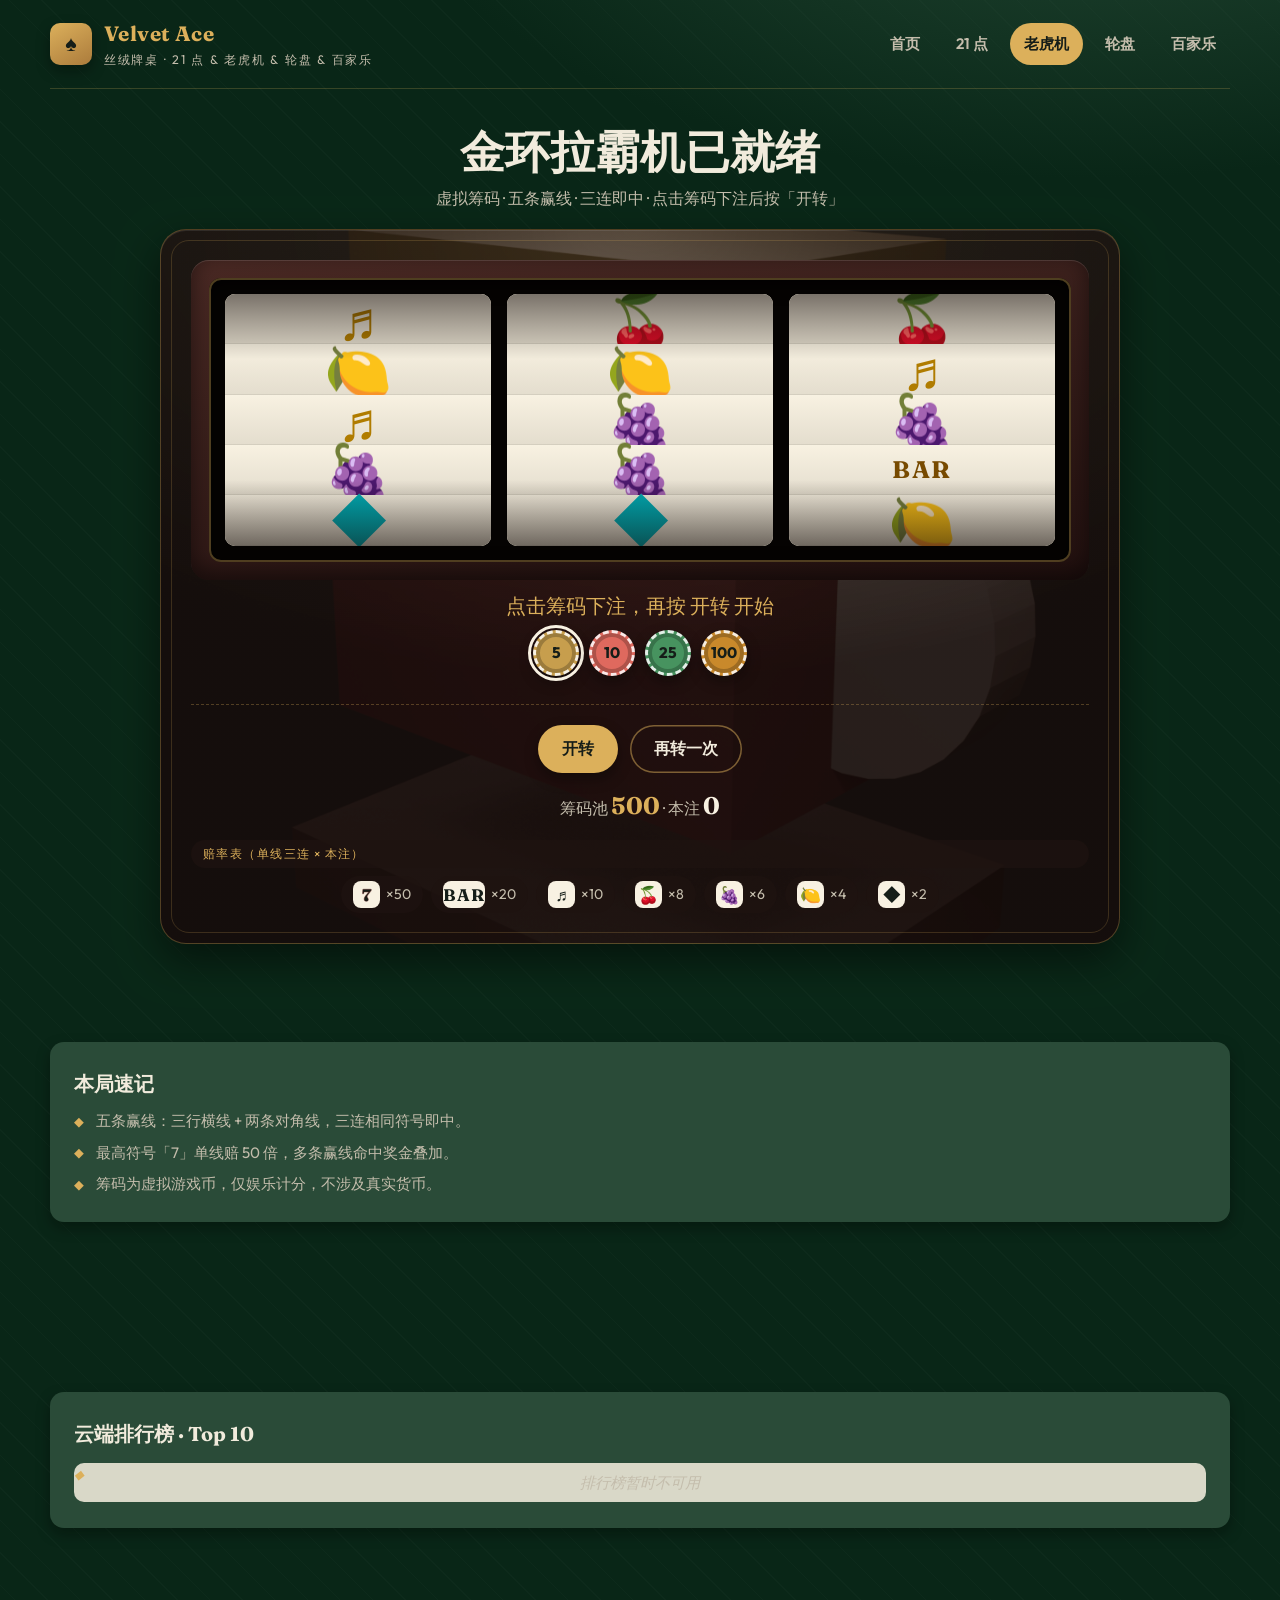
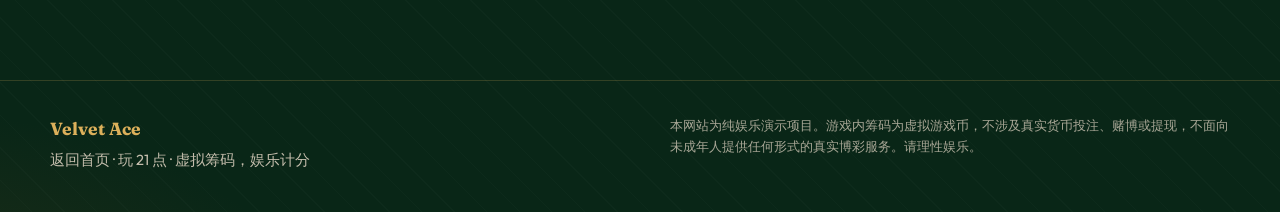
<file: slot.html>
<!DOCTYPE html>
<html lang="zh-CN">
<head>
  <meta charset="UTF-8">
  <meta name="viewport" content="width=device-width, initial-scale=1.0">
  <title>老虎机 Slot — Velvet Ace 老虎机 | 在线免费玩 3×3 拉霸机</title>
  <meta name="description" content="Velvet Ace 老虎机（Slot Machine）：免费在线 3×3 拉霸机，经典 7 / BAR / 樱桃符号，五条赢线，虚拟筹码娱乐计分。无需下载、无需注册，浏览器直接玩。">
  <meta name="keywords" content="老虎机,slot machine,拉霸机,在线老虎机,免费老虎机,网页老虎机,赌场游戏,casino slot,browser slot,velvet ace">
  <meta name="robots" content="index, follow, max-image-preview:large">
  <link rel="canonical" href="https://velvetace.example/slot.html">
  <meta name="theme-color" content="#20372b">

  <!-- Open Graph -->
  <meta property="og:type" content="website">
  <meta property="og:site_name" content="Velvet Ace">
  <meta property="og:title" content="Velvet Ace 老虎机 — 免费在线 3×3 拉霸机">
  <meta property="og:description" content="免费在线老虎机：经典符号、五条赢线、即时开转。虚拟筹码娱乐计分，浏览器直接玩。">
  <meta property="og:url" content="https://velvetace.example/slot.html">
  <meta property="og:image" content="https://velvetace.example/assets/img/slot-hero.png">
  <meta property="og:image:width" content="1400">
  <meta property="og:image:height" content="800">
  <meta property="og:locale" content="zh_CN">

  <!-- Twitter -->
  <meta name="twitter:card" content="summary_large_image">
  <meta name="twitter:title" content="Velvet Ace 老虎机 — 免费在线 3×3 拉霸机">
  <meta name="twitter:description" content="免费在线老虎机，经典符号五条赢线，虚拟筹码，浏览器直接玩。">
  <meta name="twitter:image" content="https://velvetace.example/assets/img/slot-hero.png">

  <link rel="icon" href="assets/img/icon-512.png" type="image/png">
  <link rel="apple-touch-icon" href="assets/img/icon-512.png">
  <link rel="manifest" href="manifest.webmanifest">
  <link rel="sitemap" href="sitemap.xml">

  <!-- Fonts -->
  <link rel="preconnect" href="https://fonts.googleapis.com">
  <link rel="preconnect" href="https://fonts.gstatic.com" crossorigin>
  <link rel="stylesheet" href="https://fonts.googleapis.com/css2?family=Fraunces:opsz,wght@9..144,500;9..144,600;9..144,700&family=Outfit:wght@400;500;600;700&display=swap">

  <link rel="stylesheet" href="assets/css/style.css">

  <!-- Structured data: VideoGame + FAQPage -->
  <script type="application/ld+json">
  {
    "@context": "https://schema.org",
    "@type": "VideoGame",
    "name": "Velvet Ace 老虎机 Slot Machine",
    "alternateName": "Velvet Ace Slots",
    "url": "https://velvetace.example/slot.html",
    "description": "免费在线 3×3 老虎机（拉霸机）：经典 7 / BAR / 樱桃等符号，五条赢线（三横两对角），虚拟筹码娱乐计分，无需下载、无需注册，浏览器直接游玩。",
    "applicationCategory": "GameApplication",
    "operatingSystem": "Any",
    "browserRequirements": "Requires JavaScript",
    "genre": "slot casino game",
    "playMode": "SinglePlayer",
    "inLanguage": "zh-CN",
    "offers": { "@type": "Offer", "price": "0", "priceCurrency": "CNY", "availability": "https://schema.org/InStock" },
    "image": "https://velvetace.example/assets/img/slot-hero.png",
    "publisher": {
      "@type": "Organization",
      "name": "Velvet Ace",
      "url": "https://velvetace.example/",
      "logo": { "@type": "ImageObject", "url": "https://velvetace.example/assets/img/icon-512.png" }
    }
  }
  </script>
  <script type="application/ld+json">
  {
    "@context": "https://schema.org",
    "@type": "FAQPage",
    "mainEntity": [
      {
        "@type": "Question",
        "name": "老虎机怎么玩？",
        "acceptedAnswer": { "@type": "Answer", "text": "选择筹码面额下注，点击「开转」即可。三列转轴停止后，按五条赢线（三横两对角）匹配三个相同符号即中奖，符号组合对应固定赔率。" }
      },
      {
        "@type": "Question",
        "name": "中奖赔率是多少？",
        "acceptedAnswer": { "@type": "Answer", "text": "单线三个相同符号：7 赔 50 倍、BAR 赔 20 倍、铃铛赔 10 倍、樱桃赔 8 倍、葡萄赔 6 倍、柠檬赔 4 倍、菱形赔 2 倍，多条赢线同时命中时奖金叠加。" }
      },
      {
        "@type": "Question",
        "name": "老虎机需要付费吗？",
        "acceptedAnswer": { "@type": "Answer", "text": "完全免费。游戏内筹码为虚拟游戏币，仅娱乐计分，不涉及真实货币投注、提现或赌博。" }
      },
      {
        "@type": "Question",
        "name": "能在手机上玩吗？",
        "acceptedAnswer": { "@type": "Answer", "text": "可以。本游戏为纯 HTML/CSS/JavaScript 的轻量网页应用，桌面与移动浏览器均可直接游玩，无需安装任何软件。" }
      }
    ]
  }
  </script>
</head>
<body>
  <header class="site wrap">
    <a class="brand" href="index.html" aria-label="Velvet Ace 首页">
      <span class="mark">♠</span>
      <span><strong>Velvet Ace</strong><small>丝绒牌桌 · 21 点 &amp; 老虎机 &amp; 轮盘 &amp; 百家乐</small></span>
    </a>
    <nav class="site" aria-label="主导航">
      <a href="index.html">首页</a>
      <a href="game.html">21 点</a>
      <a href="slot.html" aria-current="page">老虎机</a>
      <a href="roulette.html">轮盘</a>
      <a href="baccarat.html">百家乐</a>
    </nav>
  </header>

  <main>
    <section class="game-hero wrap">
      <h1>金环拉霸机已就绪</h1>
      <p style="color:var(--muted)">虚拟筹码 · 五条赢线 · 三连即中 · 点击筹码下注后按「开转」</p>
    </section>

    <section class="slot-machine wrap" aria-label="老虎机游戏">
      <div class="slot-cabinet" role="group" aria-label="老虎机转轴">
        <div class="slot-reels" id="reels">
          <div class="reel" data-reel="0" aria-label="第 1 列"></div>
          <div class="reel" data-reel="1" aria-label="第 2 列"></div>
          <div class="reel" data-reel="2" aria-label="第 3 列"></div>
        </div>
        <div class="payline" aria-hidden="true"></div>
      </div>

      <p class="msg" id="slot-msg" aria-live="polite">点击筹码下注，再按 开转 开始</p>

      <div class="chips" role="group" aria-label="选择筹码面额">
        <button class="chip" data-value="5" style="--chip-bg:oklch(0.72 0.11 82)" aria-label="下注 5">5</button>
        <button class="chip" data-value="10" style="--chip-bg:oklch(0.66 0.15 27)" aria-label="下注 10">10</button>
        <button class="chip" data-value="25" style="--chip-bg:oklch(0.60 0.11 152)" aria-label="下注 25">25</button>
        <button class="chip" data-value="100" style="--chip-bg:oklch(0.68 0.13 72)" aria-label="下注 100">100</button>
      </div>

      <div class="controls">
        <button class="btn btn-primary" id="btn-spin">开转</button>
        <button class="btn btn-ghost" id="btn-slot-rebet">再转一次</button>
      </div>

      <div class="bank">筹码池 <b id="slot-bank">500</b> · 本注 <b style="color:var(--card-cream)" id="slot-bet">0</b></div>

      <div class="paytable" role="table" aria-label="赔率表">
        <span class="pt-title">赔率表（单线三连 × 本注）</span>
        <span><b class="sym sym-7">7</b> ×50</span>
        <span><b class="sym sym-bar">BAR</b> ×20</span>
        <span><b class="sym sym-bell">♬</b> ×10</span>
        <span><b class="sym sym-cherry">🍒</b> ×8</span>
        <span><b class="sym sym-grape">🍇</b> ×6</span>
        <span><b class="sym sym-lemon">🍋</b> ×4</span>
        <span><b class="sym sym-diamond">◆</b> ×2</span>
      </div>
    </section>

    <section class="block">
      <div class="wrap">
        <div class="geo-strip reveal">
          <h3>本局速记</h3>
          <ul>
            <li>五条赢线：三行横线 + 两条对角线，三连相同符号即中。</li>
            <li>最高符号「7」单线赔 50 倍，多条赢线命中奖金叠加。</li>
            <li>筹码为虚拟游戏币，仅娱乐计分，不涉及真实货币。</li>
          </ul>
        </div>
      </div>
    </section>

    <section class="block">
      <div class="wrap">
        <div class="geo-strip reveal">
          <h3>云端排行榜 · Top 10</h3>
          <ol id="lb-slot" class="leaderboard"></ol>
        </div>
      </div>
    </section>
  </main>

  <footer class="site">
    <div class="wrap cols">
      <div>
        <strong style="font-family:var(--font-display);color:var(--gilt);font-size:1.1rem">Velvet Ace</strong>
        <p style="margin-top:6px"><a href="index.html">返回首页</a> · <a href="game.html">玩 21 点</a> · 虚拟筹码，娱乐计分</p>
      </div>
      <p class="legal">本网站为纯娱乐演示项目。游戏内筹码为虚拟游戏币，不涉及真实货币投注、赌博或提现，不面向未成年人提供任何形式的真实博彩服务。请理性娱乐。</p>
    </div>
  </footer>

  <script src="assets/js/main.js"></script>
  <script src="assets/js/backend.js"></script>
  <script src="assets/js/slot.js"></script>
</body>
</html>
</file>
<file: assets/css/style.css>
/* Velvet Ace — Art Deco casino table · OKLCH palette, tinted neutrals */
:root{
  --felt-deep:oklch(0.30 0.055 158);
  --felt-mid:oklch(0.38 0.05 158);
  --baize:oklch(0.24 0.045 158);
  --gilt:oklch(0.78 0.115 82);
  --gilt-soft:oklch(0.70 0.10 82);
  --brass:oklch(0.62 0.10 72);
  --card-cream:oklch(0.96 0.022 88);
  --card-cream-dim:oklch(0.90 0.022 88);
  --ink:oklch(0.22 0.015 158);
  --crimson:oklch(0.50 0.19 27);
  --crimson-deep:oklch(0.38 0.15 27);
  --jade:oklch(0.72 0.13 152);
  --text:oklch(0.94 0.02 88);
  --muted:oklch(0.80 0.025 88);
  --danger:oklch(0.65 0.17 27);
  --shadow-1:0 6px 14px oklch(0.10 0.02 158 / 0.35);
  --shadow-2:0 16px 40px oklch(0.08 0.02 158 / 0.5);
  --ring:0 0 0 3px oklch(0.78 0.115 82 / 0.55);
  --radius:14px;
  --font-display:"Fraunces",Georgia,"Times New Roman",serif;
  --font-body:"Outfit",system-ui,-apple-system,"Segoe UI",sans-serif;
}
@media (prefers-color-scheme:dark){:root{--felt-deep:oklch(0.22 0.045 158);--felt-mid:oklch(0.31 0.048 158);--baize:oklch(0.17 0.04 158);}}
*{box-sizing:border-box;margin:0;padding:0}
html{scroll-behavior:smooth}
body{
  font-family:var(--font-body);
  background:var(--baize);
  color:var(--text);
  line-height:1.55;
  min-height:100vh;
  background-image:
    radial-gradient(1200px 600px at 85% -10%,oklch(0.42 0.06 158 / 0.7),transparent 60%),
    radial-gradient(900px 520px at -10% 110%,oklch(0.45 0.08 72 / 0.28),transparent 55%),
    repeating-linear-gradient(45deg,transparent 0 22px,oklch(1 0 0 / 0.018) 22px 23px);
}
a{color:var(--gilt);text-decoration:none}
a:hover{color:var(--card-cream)}
button{font-family:var(--font-body)}
::selection{background:var(--gilt);color:var(--ink)}
:focus-visible{outline:none;box-shadow:var(--ring);border-radius:6px}

/* ---------- layout ---------- */
.wrap{width:min(1180px,100% - 40px);margin-inline:auto}
header.site{
  padding:18px 0;
  display:flex;align-items:center;justify-content:space-between;gap:20px;
  border-bottom:1px solid oklch(0.78 0.115 82 / 0.22);
}
.brand{display:flex;align-items:center;gap:12px}
.brand .mark{
  width:42px;height:42px;border-radius:10px;flex:none;
  display:grid;place-items:center;
  background:linear-gradient(150deg,var(--gilt),var(--brass));
  color:var(--ink);font-family:var(--font-display);font-weight:700;font-size:1.35rem;
  box-shadow:var(--shadow-1);
}
.brand strong{font-family:var(--font-display);font-size:1.3rem;letter-spacing:0.02em}
.brand small{display:block;color:var(--muted);font-size:0.78rem;letter-spacing:0.14em;text-transform:uppercase}
nav.site{display:flex;gap:8px;align-items:center}
nav.site a{
  padding:9px 14px;border-radius:999px;color:var(--muted);font-weight:600;font-size:0.95rem;
  transition:background 0.16s ease,color 0.16s ease;
}
nav.site a:hover{color:var(--card-cream);background:oklch(0.4 0.04 158 / 0.55)}
nav.site a[aria-current]{color:var(--ink);background:var(--gilt)}

/* ---------- hero / editorial ---------- */
.hero{
  padding:clamp(48px,8vw,104px) 0 40px;
  display:grid;grid-template-columns:1.15fr 0.85fr;gap:clamp(24px,5vw,64px);align-items:center;
}
.hero h1{
  font-family:var(--font-display);
  font-size:clamp(2.5rem,6vw,4.6rem);
  line-height:1.02;letter-spacing:-0.015em;font-weight:620;
  text-wrap:balance;
}
.hero h1 .rule{color:var(--gilt);position:relative;white-space:nowrap}
.hero h1 .rule::after{
  content:"";position:absolute;left:0;right:0;bottom:0.08em;height:0.09em;
  background:linear-gradient(90deg,var(--gilt),transparent);
}
.lede{
  margin-top:22px;max-width:56ch;color:var(--muted);font-size:clamp(1.02rem,1.6vw,1.2rem);
}
.cta-row{display:flex;flex-wrap:wrap;gap:14px;margin-top:34px}
.btn{
  appearance:none;border:0;cursor:pointer;
  display:inline-flex;align-items:center;justify-content:center;gap:10px;
  min-height:48px;padding:0 24px;border-radius:999px;
  font-weight:650;font-size:1rem;letter-spacing:0.01em;
  transition:transform 0.14s cubic-bezier(0.16,1,0.3,1),box-shadow 0.14s ease,background 0.14s ease,color 0.14s ease;
}
.btn:disabled{opacity:0.45;cursor:not-allowed;transform:none!important}
.btn:active:not(:disabled){transform:translateY(1px) scale(0.99)}
.btn-primary{background:var(--gilt);color:var(--ink);box-shadow:var(--shadow-1)}
.btn-primary:hover:not(:disabled){background:var(--card-cream);box-shadow:var(--shadow-2)}
.btn-primary:active:not(:disabled){background:var(--gilt-soft)}
.btn-ghost{background:transparent;color:var(--text);box-shadow:inset 0 0 0 1.5px oklch(0.78 0.115 82 / 0.5)}
.btn-ghost:hover:not(:disabled){box-shadow:inset 0 0 0 1.5px var(--gilt);color:var(--gilt)}
.btn-ghost:active:not(:disabled){background:oklch(0.78 0.115 82 / 0.12)}
.btn-ghost:focus-visible,.btn-primary:focus-visible{box-shadow:var(--ring)}
.btn-lg{min-height:56px;padding:0 32px;font-size:1.08rem}

.hero-panel{
  position:relative;border-radius:22px;overflow:hidden;
  background:var(--felt-deep);
  box-shadow:var(--shadow-2),inset 0 1px 0 oklch(1 0 0 / 0.08);
  border:1px solid oklch(0.78 0.115 82 / 0.28);
}
.hero-visual{
  display:block;width:100%;height:100%;object-fit:cover;
  aspect-ratio:1400/800;
}
.hero-overlay{
  position:absolute;inset:auto 0 0 0;z-index:2;
  padding:clamp(18px,3vw,28px);
  background:linear-gradient(180deg,transparent 0%,rgba(13,27,20,0.28) 30%,rgba(13,27,20,0.82) 100%);
}
.hero-panel::before{
  content:"";position:absolute;inset:12px;border-radius:14px;pointer-events:none;z-index:3;
  border:1px solid oklch(0.78 0.115 82 / 0.22);
  background-image:radial-gradient(circle at 20% 0%,oklch(0.78 0.115 82 / 0.12),transparent 45%);
}
.deco-ace{
  position:relative;z-index:1;text-align:center;padding:14px 0 6px;
  font-family:var(--font-display);color:var(--gilt);
}
.deco-ace .suit{font-size:clamp(3rem,7vw,5.2rem);line-height:1;display:block}
.deco-ace .word{letter-spacing:0.34em;text-transform:uppercase;font-size:clamp(0.8rem,1.4vw,1rem);color:var(--muted)}
.stat-line{
  position:relative;z-index:1;display:grid;grid-template-columns:repeat(3,1fr);gap:10px;margin-top:20px;
}
.stat{background:oklch(0.28 0.045 158 / 0.8);border-radius:12px;padding:14px 8px;text-align:center}
.stat b{display:block;font-family:var(--font-display);font-size:clamp(1.2rem,2.4vw,1.7rem);color:var(--gilt)}
.stat span{font-size:0.74rem;letter-spacing:0.1em;text-transform:uppercase;color:var(--muted)}

/* ---------- sections ---------- */
section.block{padding:clamp(40px,6vw,72px) 0}
.section-head{max-width:640px;margin-bottom:34px}
.section-head .kicker{
  font-size:0.8rem;letter-spacing:0.22em;text-transform:uppercase;color:var(--gilt);font-weight:650;
}
.section-head h2{font-family:var(--font-display);font-size:clamp(1.8rem,3.6vw,2.7rem);font-weight:600;margin-top:8px;text-wrap:balance}
.section-head p{color:var(--muted);margin-top:10px}

.rules-grid{display:grid;grid-template-columns:repeat(3,1fr);gap:18px}
.rule-card{
  background:var(--felt-mid);border-radius:var(--radius);padding:24px 22px;
  box-shadow:var(--shadow-1);position:relative;overflow:hidden;
  transition:transform 0.18s cubic-bezier(0.16,1,0.3,1);
}
.rule-card:hover{transform:translateY(-3px)}
.rule-card .num{
  font-family:var(--font-display);font-size:1rem;color:var(--ink);
  background:var(--gilt);border-radius:999px;width:32px;height:32px;
  display:grid;place-items:center;margin-bottom:14px;font-weight:700;
}
.rule-card h3{font-size:1.12rem;margin-bottom:8px}
.rule-card p{color:var(--muted);font-size:0.95rem}

.faq-list{max-width:760px;display:grid;gap:12px}
details.faq{
  background:var(--felt-mid);border-radius:var(--radius);box-shadow:var(--shadow-1);overflow:hidden;
}
details.faq summary{
  cursor:pointer;list-style:none;padding:18px 22px;font-weight:650;font-size:1.05rem;
  display:flex;justify-content:space-between;gap:16px;align-items:center;
}
details.faq summary::-webkit-details-marker{display:none}
details.faq summary::after{
  content:"+";font-family:var(--font-display);font-size:1.4rem;color:var(--gilt);line-height:1;
  transition:transform 0.2s ease;
}
details.faq[open] summary::after{transform:rotate(45deg)}
details.faq p{padding:0 22px 20px;color:var(--muted)}

/* ---------- game page ---------- */
.game-hero{padding:28px 0 18px;text-align:center}
.game-hero h1{font-family:var(--font-display);font-size:clamp(1.9rem,4vw,2.8rem);font-weight:600}
.table{
  max-width:960px;margin:0 auto;border-radius:26px;padding:clamp(18px,3vw,30px);
  background:
    radial-gradient(120% 90% at 50% 0%,rgba(22,54,40,0.55),rgba(9,24,17,0.82) 70%),
    url("../img/table-felt.png") center / cover no-repeat;
  box-shadow:var(--shadow-2),inset 0 1px 0 oklch(1 0 0 / 0.09);
  border:1px solid oklch(0.78 0.115 82 / 0.3);
  position:relative;overflow:hidden;
}
.table::before{
  content:"";position:absolute;inset:10px;border-radius:18px;pointer-events:none;
  border:1px solid oklch(0.78 0.115 82 / 0.2);
}
.hand{padding:18px 0 8px;position:relative;z-index:1}
.hand-label{
  display:flex;justify-content:space-between;align-items:baseline;
  font-size:0.8rem;letter-spacing:0.18em;text-transform:uppercase;color:var(--muted);
  margin-bottom:10px;
}
.hand-label b{color:var(--gilt);font-size:0.95rem;letter-spacing:0.04em;text-transform:none}
.cards{display:flex;flex-wrap:wrap;gap:10px;min-height:96px;align-items:center}
.card{
  width:clamp(58px,9vw,74px);height:clamp(84px,13vw,104px);border-radius:10px;
  background:linear-gradient(160deg,var(--card-cream),var(--card-cream-dim));
  color:var(--ink);box-shadow:var(--shadow-1),inset 0 0 0 1px oklch(0.3 0.02 88 / 0.2);
  display:flex;flex-direction:column;justify-content:space-between;padding:7px 8px;
  font-family:var(--font-display);font-weight:700;font-size:1.12rem;line-height:1;
  animation:deal 0.3s cubic-bezier(0.16,1,0.3,1) both;
}
.card[data-suit="♠"],.card[data-suit="♣"]{color:var(--ink)}
.card[data-suit="♥"],.card[data-suit="♦"]{color:var(--crimson)}
.card .top{display:flex;flex-direction:column;align-items:flex-start}
.card .suit-lg{font-size:1.5rem;line-height:1;margin-top:auto}
.card.face-down{
  background:url("../img/card-back.png") center / cover no-repeat;
  color:transparent;
}
.card.is-bust{opacity:0.55;filter:grayscale(0.7)}
@keyframes deal{from{opacity:0;transform:translateY(-14px) rotate(-4deg) scale(0.92)}to{opacity:1;transform:none}}

.scoreline{position:relative;z-index:1;text-align:right;font-size:0.9rem;color:var(--muted);margin-top:4px}
.scoreline b{color:var(--text);font-size:1.05rem}

.controls{
  position:relative;z-index:1;display:flex;flex-wrap:wrap;gap:12px;justify-content:center;
  padding:20px 0 6px;border-top:1px dashed oklch(0.78 0.115 82 / 0.3);margin-top:12px;
}
.chips{
  position:relative;z-index:1;display:flex;gap:10px;align-items:center;justify-content:center;
  padding:6px 0 16px;flex-wrap:wrap;
}
.chip{
  width:46px;height:46px;border-radius:50%;border:3px dashed oklch(1 0 0 / 0.85);cursor:pointer;
  font-weight:750;font-size:0.95rem;color:var(--ink);
  display:grid;place-items:center;box-shadow:var(--shadow-1),inset 0 0 0 4px oklch(0 0 0 / 0.22);
  transition:transform 0.12s ease,filter 0.12s ease;
  background:var(--chip-bg,var(--gilt));
}
.chip:hover{transform:translateY(-3px) scale(1.06)}
.chip:active{transform:translateY(0) scale(0.97)}
.chip.selected{outline:3px solid var(--card-cream);outline-offset:2px}
.bank{
  position:relative;z-index:1;text-align:center;padding:8px 0 2px;color:var(--muted);
}
.bank b{font-family:var(--font-display);font-size:1.5rem;color:var(--gilt)}
.msg{
  position:relative;z-index:1;text-align:center;min-height:2.2em;padding:10px 0 0;
  font-family:var(--font-display);font-size:1.25rem;color:var(--gilt);
}
.msg.is-loss{color:var(--danger)}
.msg.is-win{color:var(--jade)}

/* ---------- slot machine page ---------- */
.slot-machine{
  max-width:960px;margin:0 auto;border-radius:26px;padding:clamp(18px,3vw,30px);
  background:
    radial-gradient(120% 90% at 50% 0%,rgba(46,28,16,0.6),rgba(20,10,8,0.88) 70%),
    url("../img/slot-hero.png") center / cover no-repeat;
  box-shadow:var(--shadow-2),inset 0 1px 0 oklch(1 0 0 / 0.09);
  border:1px solid oklch(0.78 0.115 82 / 0.3);
  position:relative;overflow:hidden;
}
.slot-machine::before{
  content:"";position:absolute;inset:10px;border-radius:18px;pointer-events:none;
  border:1px solid oklch(0.78 0.115 82 / 0.2);
}
.slot-cabinet{
  position:relative;z-index:1;border-radius:18px;padding:18px;
  background:linear-gradient(170deg,oklch(0.32 0.05 30),oklch(0.20 0.03 25));
  box-shadow:inset 0 1px 0 oklch(1 0 0 / 0.12),inset 0 -8px 22px oklch(0 0 0 / 0.5);
}
.slot-reels{
  display:grid;grid-template-columns:repeat(3,1fr);gap:clamp(10px,2vw,16px);
  padding:clamp(10px,2vw,16px);
  background:oklch(0.10 0.01 25);
  border-radius:12px;
  box-shadow:inset 0 0 0 2px oklch(0.78 0.115 82 / 0.35),inset 0 6px 18px oklch(0 0 0 / 0.7);
}
.reel{
  height:clamp(198px,34vw,252px);
  border-radius:10px;overflow:hidden;position:relative;
  background:linear-gradient(180deg,oklch(0.97 0.02 88),oklch(0.92 0.02 88));
  box-shadow:inset 0 0 0 1px oklch(0.3 0.02 88 / 0.25),inset 0 0 30px oklch(0.6 0.1 82 / 0.18);
  display:flex;flex-direction:column;
}
.reel::before,.reel::after{
  content:"";position:absolute;left:0;right:0;height:26%;z-index:3;pointer-events:none;
  background:linear-gradient(180deg,rgba(16,8,5,0.55),transparent);
}
.reel::after{top:auto;bottom:0;background:linear-gradient(0deg,rgba(16,8,5,0.55),transparent)}
.reel.spinning .cell{
  animation:reelblur 0.16s linear infinite alternate;
}
@keyframes reelblur{from{opacity:0.55}to{opacity:1}}
.cell{
  flex:1;display:grid;place-items:center;min-height:0;
  font-family:var(--font-display);font-weight:700;
  font-size:clamp(2rem,6vw,3.4rem);line-height:1;
  color:var(--ink);
  background:linear-gradient(180deg,var(--card-cream),var(--card-cream-dim));
  border-bottom:1px solid oklch(0.3 0.02 88 / 0.18);
  transition:background 0.3s ease,color 0.3s ease,transform 0.3s ease;
}
.cell.is-win{
  background:linear-gradient(180deg,var(--gilt),var(--brass));
  color:var(--ink);
  transform:scale(1.06);
  box-shadow:0 0 0 3px oklch(0.78 0.115 82 / 0.7);
  z-index:2;position:relative;
}
.sym-7{color:oklch(0.55 0.19 27);-webkit-text-stroke:1px oklch(0.3 0.1 25 / 0.4)}
.sym-bar{font-size:clamp(0.95rem,2.6vw,1.5rem);letter-spacing:0.08em;color:oklch(0.45 0.1 72)}
.sym-bell{color:oklch(0.62 0.14 82)}
.sym-cherry{color:oklch(0.62 0.2 25)}
.sym-grape{color:oklch(0.52 0.16 305)}
.sym-lemon{color:oklch(0.72 0.16 95)}
.sym-diamond{color:oklch(0.68 0.13 200)}
.paytable{
  position:relative;z-index:1;margin-top:14px;display:flex;flex-wrap:wrap;gap:8px;
  justify-content:center;align-items:center;color:var(--muted);font-size:0.88rem;
}
.paytable .pt-title{width:100%;text-align:center;letter-spacing:0.12em;text-transform:uppercase;font-size:0.74rem;color:var(--gilt)}
.paytable span{display:inline-flex;align-items:center;gap:6px;background:oklch(0.2 0.02 25 / 0.7);border-radius:999px;padding:5px 12px}
.paytable .sym{
  font-family:var(--font-display);font-weight:700;font-size:1.05rem;
  display:inline-grid;place-items:center;min-width:1.6em;height:1.6em;border-radius:8px;
  background:var(--card-cream);color:var(--ink);
}

/* ---------- seo / geo strip ---------- */
.geo-strip{
  background:var(--felt-mid);border-radius:var(--radius);padding:26px 24px;
  box-shadow:var(--shadow-1);margin-top:26px;
}
.geo-strip h3{font-family:var(--font-display);font-size:1.25rem;margin-bottom:10px}
.geo-strip ul{list-style:none;display:grid;gap:8px}
.geo-strip li{color:var(--muted);font-size:0.95rem;padding-left:22px;position:relative}
.geo-strip li::before{content:"◆";position:absolute;left:0;color:var(--gilt);font-size:0.8rem;top:0.2em}
.geo-strip code{
  background:oklch(0.2 0.03 158);border-radius:5px;padding:1px 6px;
  font-size:0.85em;color:var(--gilt-soft);
}

/* ---------- footer ---------- */
footer.site{
  margin-top:clamp(40px,7vw,80px);padding:34px 0 40px;
  border-top:1px solid oklch(0.78 0.115 82 / 0.2);
  color:var(--muted);font-size:0.92rem;
}
footer.site .cols{display:flex;flex-wrap:wrap;gap:28px;justify-content:space-between;align-items:flex-start}
footer.site a{color:var(--muted)}
footer.site a:hover{color:var(--gilt)}
.legal{max-width:560px;font-size:0.82rem;line-height:1.6;opacity:0.85}

/* ---------- reveal ---------- */
.reveal{opacity:0;transform:translateY(18px);transition:opacity 0.55s ease,transform 0.55s cubic-bezier(0.16,1,0.3,1)}
.geo-strip.reveal{opacity:1;transform:none}
.reveal.in{opacity:1;transform:none}

/* ---------- responsive ---------- */
@media (max-width:820px){
  .hero{grid-template-columns:1fr}
  .rules-grid{grid-template-columns:1fr}
  nav.site a{padding:8px 10px;font-size:0.88rem}
}
@media (prefers-reduced-motion:reduce){
  *{animation:none!important;transition:none!important;scroll-behavior:auto}
  .reveal{opacity:1;transform:none}
}


/* ---- cloud leaderboard ---- */
.leaderboard {
  list-style: none;
  margin: 14px 0 0;
  padding: 0;
  display: grid;
  gap: 8px;
}
.leaderboard li {
  display: flex;
  align-items: center;
  gap: 12px;
  padding: 8px 14px;
  border-radius: 10px;
  background: color-mix(in oklab, var(--card-cream, #f2e8d5) 85%, transparent);
  font-size: 0.95rem;
}
.leaderboard .lb-rank {
  min-width: 28px;
  text-align: center;
  font-weight: 700;
  color: var(--gilt, #c9a227);
  font-variant-numeric: tabular-nums;
}
.leaderboard .lb-name {
  flex: 1;
  font-weight: 600;
}
.leaderboard .lb-score {
  font-variant-numeric: tabular-nums;
  color: var(--muted, #6b6b6b);
}
.leaderboard .lb-loading,
.leaderboard .lb-empty {
  justify-content: center;
  color: var(--muted, #6b6b6b);
  font-style: italic;
}

/* ---------- roulette page ---------- */
.roulette-layout{
  position:relative;z-index:1;display:grid;
  grid-template-columns:minmax(300px,380px) 1fr;gap:clamp(16px,2.6vw,28px);
  align-items:start;
}
.roulette-stage{position:relative;display:grid;place-items:center}
.roulette-wheel{
  position:relative;width:min(100%,360px);aspect-ratio:1;border-radius:50%;
  background:
    radial-gradient(circle at 50% 50%,oklch(0.16 0.02 20) 0 34%,transparent 34.5%),
    conic-gradient(from 90deg,
      oklch(0.52 0.19 27) 0deg 4.864deg,
      oklch(0.18 0.01 20) 4.864deg 9.729deg,
      oklch(0.52 0.19 27) 9.729deg 14.594deg,
      oklch(0.18 0.01 20) 14.594deg 19.459deg,
      oklch(0.52 0.19 27) 19.459deg 24.324deg,
      oklch(0.18 0.01 20) 24.324deg 29.189deg,
      oklch(0.52 0.19 27) 29.189deg 34.054deg,
      oklch(0.18 0.01 20) 34.054deg 38.919deg,
      oklch(0.52 0.19 27) 38.919deg 43.784deg,
      oklch(0.18 0.01 20) 43.784deg 48.649deg,
      oklch(0.52 0.19 27) 48.649deg 53.514deg,
      oklch(0.18 0.01 20) 53.514deg 58.378deg,
      oklch(0.52 0.19 27) 58.378deg 63.243deg,
      oklch(0.18 0.01 20) 63.243deg 68.108deg,
      oklch(0.52 0.19 27) 68.108deg 72.973deg,
      oklch(0.18 0.01 20) 72.973deg 77.838deg,
      oklch(0.52 0.19 27) 77.838deg 82.703deg,
      oklch(0.18 0.01 20) 82.703deg 87.568deg,
      oklch(0.52 0.19 27) 87.568deg 92.432deg,
      oklch(0.18 0.01 20) 92.432deg 97.297deg,
      oklch(0.52 0.19 27) 97.297deg 102.162deg,
      oklch(0.18 0.01 20) 102.162deg 107.027deg,
      oklch(0.52 0.19 27) 107.027deg 111.892deg,
      oklch(0.18 0.01 20) 111.892deg 116.757deg,
      oklch(0.52 0.19 27) 116.757deg 121.622deg,
      oklch(0.18 0.01 20) 121.622deg 126.486deg,
      oklch(0.52 0.19 27) 126.486deg 131.351deg,
      oklch(0.18 0.01 20) 131.351deg 136.216deg,
      oklch(0.52 0.19 27) 136.216deg 141.081deg,
      oklch(0.18 0.01 20) 141.081deg 145.946deg,
      oklch(0.52 0.19 27) 145.946deg 150.811deg,
      oklch(0.18 0.01 20) 150.811deg 155.676deg,
      oklch(0.52 0.19 27) 155.676deg 160.541deg,
      oklch(0.18 0.01 20) 160.541deg 165.405deg,
      oklch(0.52 0.19 27) 165.405deg 170.270deg,
      oklch(0.18 0.01 20) 170.270deg 175.135deg,
      oklch(0.52 0.19 27) 175.135deg 180deg,
      oklch(0.16 0.02 20) 180deg 360deg);
  box-shadow:
    var(--shadow-2),
    inset 0 0 0 10px oklch(0.26 0.04 30),
    inset 0 0 0 12px oklch(0.78 0.115 82 / 0.55),
    inset 0 0 44px oklch(0 0 0 / 0.7);
  will-change:transform;
}
.roulette-seg{
  position:absolute;left:50%;top:50%;width:26px;height:46%;
  transform-origin:50% 0;display:grid;place-items:start center;padding-top:6px;
  font-family:var(--font-display);font-weight:700;font-size:clamp(0.72rem,1.4vw,0.95rem);
  color:var(--card-cream);line-height:1;text-shadow:0 1px 2px oklch(0 0 0 / 0.8);
  transition:filter 0.3s ease,color 0.3s ease,transform 0.3s ease;
  pointer-events:none;
}
.roulette-seg.is-red{color:var(--card-cream)}
.roulette-seg.is-black{color:var(--card-cream)}
.roulette-seg.is-zero{color:oklch(0.72 0.13 152)}
.roulette-seg.is-hit{
  color:var(--ink);filter:drop-shadow(0 0 8px var(--gilt));
  transform:rotate(var(--r,0deg)) scale(1.25);
}
.roulette-ball{
  position:absolute;left:50%;top:50%;width:14px;height:14px;border-radius:50%;
  background:radial-gradient(circle at 35% 30%,var(--card-cream),var(--gilt) 55%,var(--brass));
  box-shadow:0 0 10px var(--gilt),0 0 22px oklch(0.78 0.115 82 / 0.5);
  z-index:5;will-change:transform;
}
.roulette-wheel.is-spinning .roulette-seg{animation:pulseSeg 0.9s ease-in-out infinite alternate}
@keyframes pulseSeg{from{opacity:0.75}to{opacity:1}}

.roulette-board{
  position:relative;z-index:1;display:grid;
  grid-template-columns:auto 1fr auto;grid-template-rows:auto auto auto;
  gap:6px;background:oklch(0.18 0.03 158 / 0.85);border-radius:16px;padding:10px;
  box-shadow:inset 0 0 0 1px oklch(0.78 0.115 82 / 0.3),inset 0 8px 24px oklch(0 0 0 / 0.35);
}
.roulette-zero{grid-column:1;grid-row:1 / span 2;display:grid}
.roulette-zero button{
  min-width:52px;border-radius:10px;border:0;cursor:pointer;
  font-family:var(--font-display);font-weight:700;font-size:1.3rem;
  color:var(--card-cream);background:linear-gradient(160deg,oklch(0.55 0.16 150),oklch(0.34 0.12 150));
  box-shadow:var(--shadow-1),inset 0 1px 0 oklch(1 0 0 / 0.2);
  transition:transform 0.1s ease,filter 0.1s ease;
}
.roulette-zero button:hover{filter:brightness(1.12)}
.roulette-zero button:active{transform:scale(0.97)}
.roulette-grid{grid-column:2;grid-row:1;display:grid;grid-template-columns:repeat(3,1fr);gap:4px}
.roulette-grid button.num{
  min-width:clamp(40px,6vw,56px);min-height:clamp(34px,5vw,46px);border:0;border-radius:8px;cursor:pointer;
  font-family:var(--font-display);font-weight:700;font-size:1.05rem;color:var(--card-cream);
  transition:transform 0.1s ease,filter 0.1s ease;
  box-shadow:inset 0 1px 0 oklch(1 0 0 / 0.15);
}
.roulette-grid button.num.is-red{background:linear-gradient(160deg,oklch(0.56 0.19 27),oklch(0.40 0.15 27))}
.roulette-grid button.num.is-black{background:linear-gradient(160deg,oklch(0.30 0.02 25),oklch(0.18 0.015 25))}
.roulette-grid button.num:hover{filter:brightness(1.2)}
.roulette-grid button.num:active{transform:scale(0.96)}
.roulette-cols{grid-column:3;grid-row:1;display:grid;grid-template-rows:repeat(3,1fr);gap:4px}
.roulette-cols button{
  border:0;border-radius:8px;cursor:pointer;font-weight:700;font-size:0.85rem;
  color:var(--ink);background:linear-gradient(160deg,var(--gilt),var(--brass));
  box-shadow:inset 0 1px 0 oklch(1 0 0 / 0.4);
  transition:transform 0.1s ease,filter 0.1s ease;
}
.roulette-cols button:hover{filter:brightness(1.1)}
.roulette-cols button:active{transform:scale(0.96)}
.roulette-outside{grid-column:1 / span 3;grid-row:2;display:grid;grid-template-columns:repeat(6,1fr);gap:4px}
.roulette-outside button{
  border:0;border-radius:8px;cursor:pointer;font-weight:700;font-size:0.8rem;
  padding:8px 4px;color:var(--card-cream);
  background:linear-gradient(160deg,oklch(0.42 0.05 158),oklch(0.30 0.045 158));
  box-shadow:inset 0 1px 0 oklch(1 0 0 / 0.15);
  transition:transform 0.1s ease,filter 0.1s ease;
}
.roulette-outside button.is-red{background:linear-gradient(160deg,oklch(0.56 0.19 27),oklch(0.40 0.15 27))}
.roulette-outside button.is-black{background:linear-gradient(160deg,oklch(0.30 0.02 25),oklch(0.18 0.015 25))}
.roulette-outside button:hover{filter:brightness(1.15)}
.roulette-outside button:active{transform:scale(0.97)}
.roulette-dozens{grid-column:1 / span 3;grid-row:3;display:grid;grid-template-columns:repeat(3,1fr);gap:4px}
.roulette-dozens button{
  border:0;border-radius:8px;cursor:pointer;font-weight:700;font-size:0.82rem;
  padding:8px 4px;color:var(--ink);
  background:linear-gradient(160deg,oklch(0.72 0.13 152),oklch(0.55 0.11 152));
  box-shadow:inset 0 1px 0 oklch(1 0 0 / 0.35);
  transition:transform 0.1s ease,filter 0.1s ease;
}
.roulette-dozens button:hover{filter:brightness(1.1)}
.roulette-dozens button:active{transform:scale(0.97)}
.roulette-board button.has-bet{
  outline:3px solid var(--card-cream);outline-offset:-3px;
  box-shadow:0 0 0 3px oklch(0.78 0.115 82 / 0.8),0 4px 12px oklch(0 0 0 / 0.5);
}
.roulette-board button.has-bet::after{
  content:attr(data-amount);
  position:absolute;right:2px;bottom:2px;font-size:0.62rem;font-weight:800;
  color:var(--ink);background:var(--gilt);border-radius:999px;
  padding:0 4px;line-height:1.4;
}
.roulette-board button{position:relative}
.roulette-pay{
  position:relative;z-index:1;display:flex;flex-wrap:wrap;gap:8px;justify-content:center;
  margin-top:14px;color:var(--muted);font-size:0.88rem;
}
.roulette-pay span{background:oklch(0.2 0.02 25 / 0.7);border-radius:999px;padding:5px 12px}
.roulette-pay b{color:var(--gilt)}

/* ---------- baccarat page ---------- */
.baccarat-table .bc-stage{position:relative;z-index:1}
.bc-hands{
  display:grid;grid-template-columns:1fr 1fr;gap:clamp(12px,2.4vw,20px);
  padding:10px 0 4px;
}
.bc-hand{
  border-radius:16px;padding:14px;
  background:oklch(0.30 0.05 158 / 0.6);
  box-shadow:inset 0 1px 0 oklch(1 0 0 / 0.08);
}
.bc-hand-label{
  display:flex;justify-content:space-between;align-items:baseline;
  font-size:0.78rem;letter-spacing:0.18em;text-transform:uppercase;color:var(--muted);
  margin-bottom:8px;
}
.bc-hand-label b{color:var(--gilt);font-size:0.9rem;letter-spacing:0.04em;text-transform:none}
.bc-cards{display:flex;flex-wrap:wrap;gap:8px;min-height:88px;align-items:center}
.bc-card{
  width:clamp(50px,7.5vw,62px);height:clamp(72px,11vw,92px);border-radius:9px;
  background:linear-gradient(160deg,var(--card-cream),var(--card-cream-dim));
  color:var(--ink);box-shadow:var(--shadow-1),inset 0 0 0 1px oklch(0.3 0.02 88 / 0.2);
  display:flex;flex-direction:column;justify-content:space-between;padding:6px 7px;
  font-family:var(--font-display);font-weight:700;line-height:1;
  animation:deal 0.3s cubic-bezier(0.16,1,0.3,1) both;
}
.bc-card i{font-style:normal;font-size:1.1rem}
.bc-card b{font-size:1.2rem;line-height:1}
.bc-card.is-red{color:var(--crimson)}
.bc-total{
  display:flex;justify-content:flex-end;align-items:center;gap:8px;margin-top:8px;
  font-size:0.78rem;letter-spacing:0.14em;text-transform:uppercase;color:var(--muted);
}
.bc-total b{
  font-family:var(--font-display);font-size:1.5rem;color:var(--gilt);
  background:oklch(0.2 0.03 25 / 0.8);border-radius:10px;padding:2px 12px;
}
.bc-result{
  position:relative;z-index:1;text-align:center;margin-top:10px;
  font-family:var(--font-display);font-size:1.25rem;color:var(--muted);
  min-height:2em;opacity:0;transition:opacity 0.3s ease;
}
.bc-result.is-show{opacity:1;color:var(--gilt)}
.bc-zones{
  position:relative;z-index:1;display:grid;grid-template-columns:repeat(3,1fr);gap:12px;
  margin-top:8px;
}
.bet-zone{
  border:0;border-radius:16px;cursor:pointer;padding:16px 12px;
  display:flex;flex-direction:column;align-items:center;gap:6px;
  color:var(--text);position:relative;
  background:linear-gradient(160deg,oklch(0.42 0.05 158),oklch(0.30 0.045 158));
  box-shadow:var(--shadow-1),inset 0 1px 0 oklch(1 0 0 / 0.15);
  transition:transform 0.12s ease,filter 0.12s ease;
}
.bet-zone:hover{filter:brightness(1.12)}
.bet-zone:active{transform:scale(0.98)}
.bet-zone .zone-name{font-weight:750;font-size:1.05rem;letter-spacing:0.06em}
.bet-zone .zone-pay{font-size:0.78rem;color:var(--muted)}
.bet-zone.has-bet{outline:3px solid var(--card-cream);outline-offset:2px}
.bet-badge{
  position:absolute;top:-8px;right:-8px;min-width:26px;height:26px;border-radius:999px;
  background:var(--gilt);color:var(--ink);font-weight:800;font-size:0.8rem;
  display:grid;place-items:center;padding:0 6px;
  box-shadow:0 2px 8px oklch(0 0 0 / 0.45);
  opacity:0;transform:scale(0.6);transition:opacity 0.15s ease,transform 0.15s ease;
}
.bet-zone.has-bet .bet-badge{opacity:1;transform:scale(1)}

/* ---------- roulette / baccarat responsive ---------- */
@media (max-width:900px){
  .roulette-layout{grid-template-columns:1fr;justify-items:center}
}
@media (max-width:640px){
  .bc-zones{gap:8px}
  .bet-zone .zone-name{font-size:0.95rem}
}
</file>
